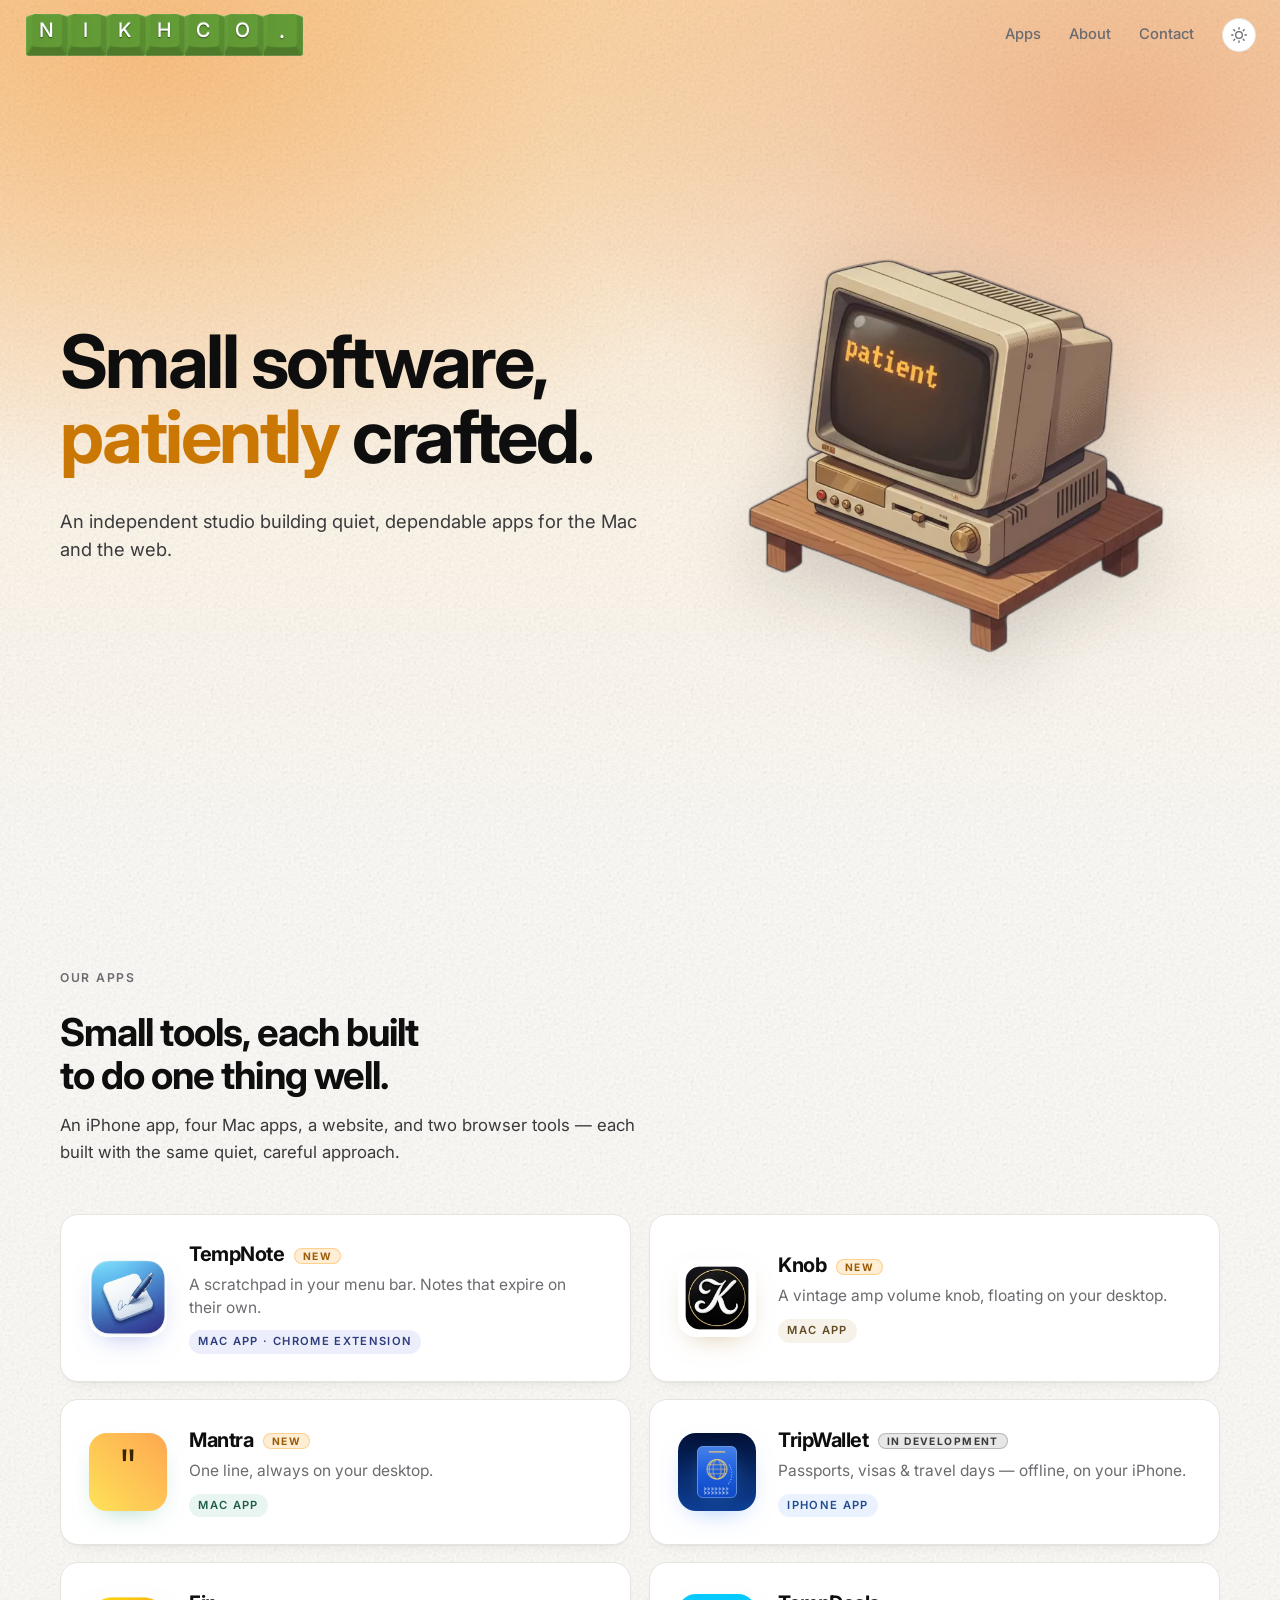
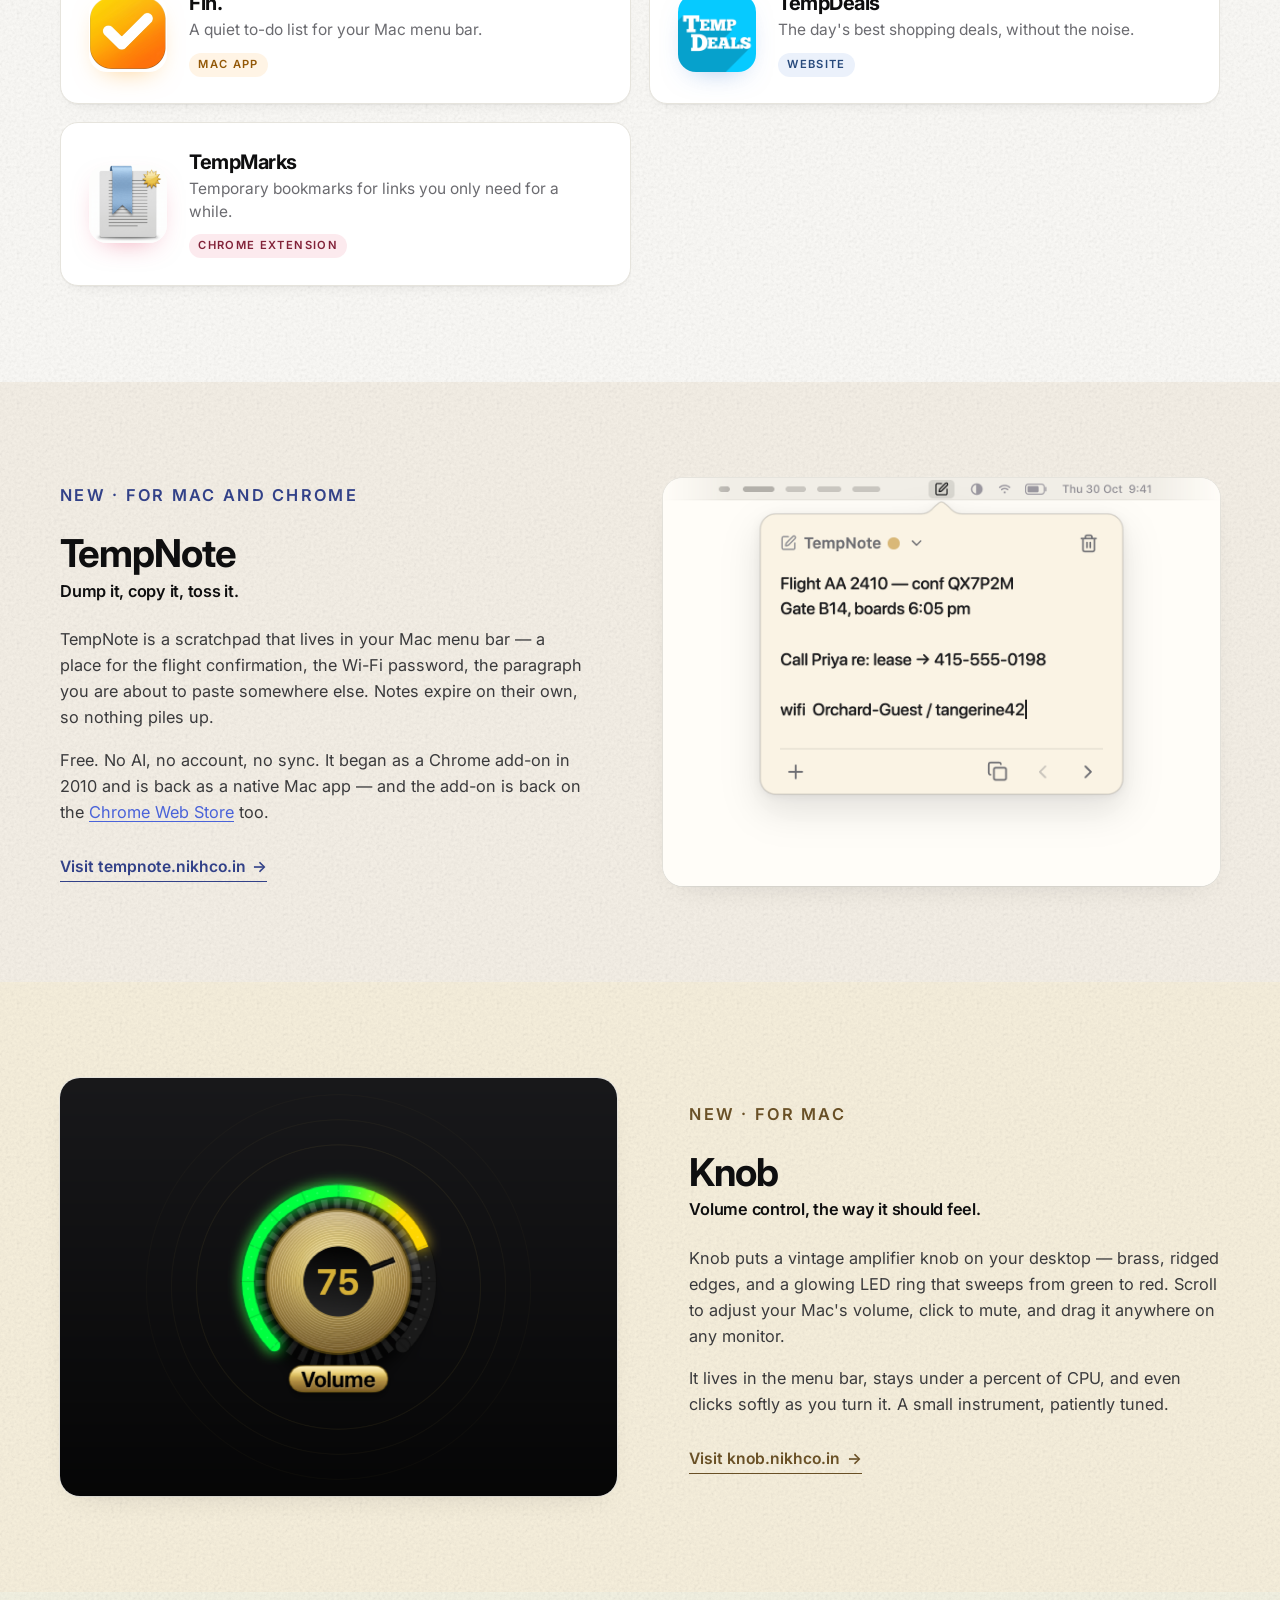
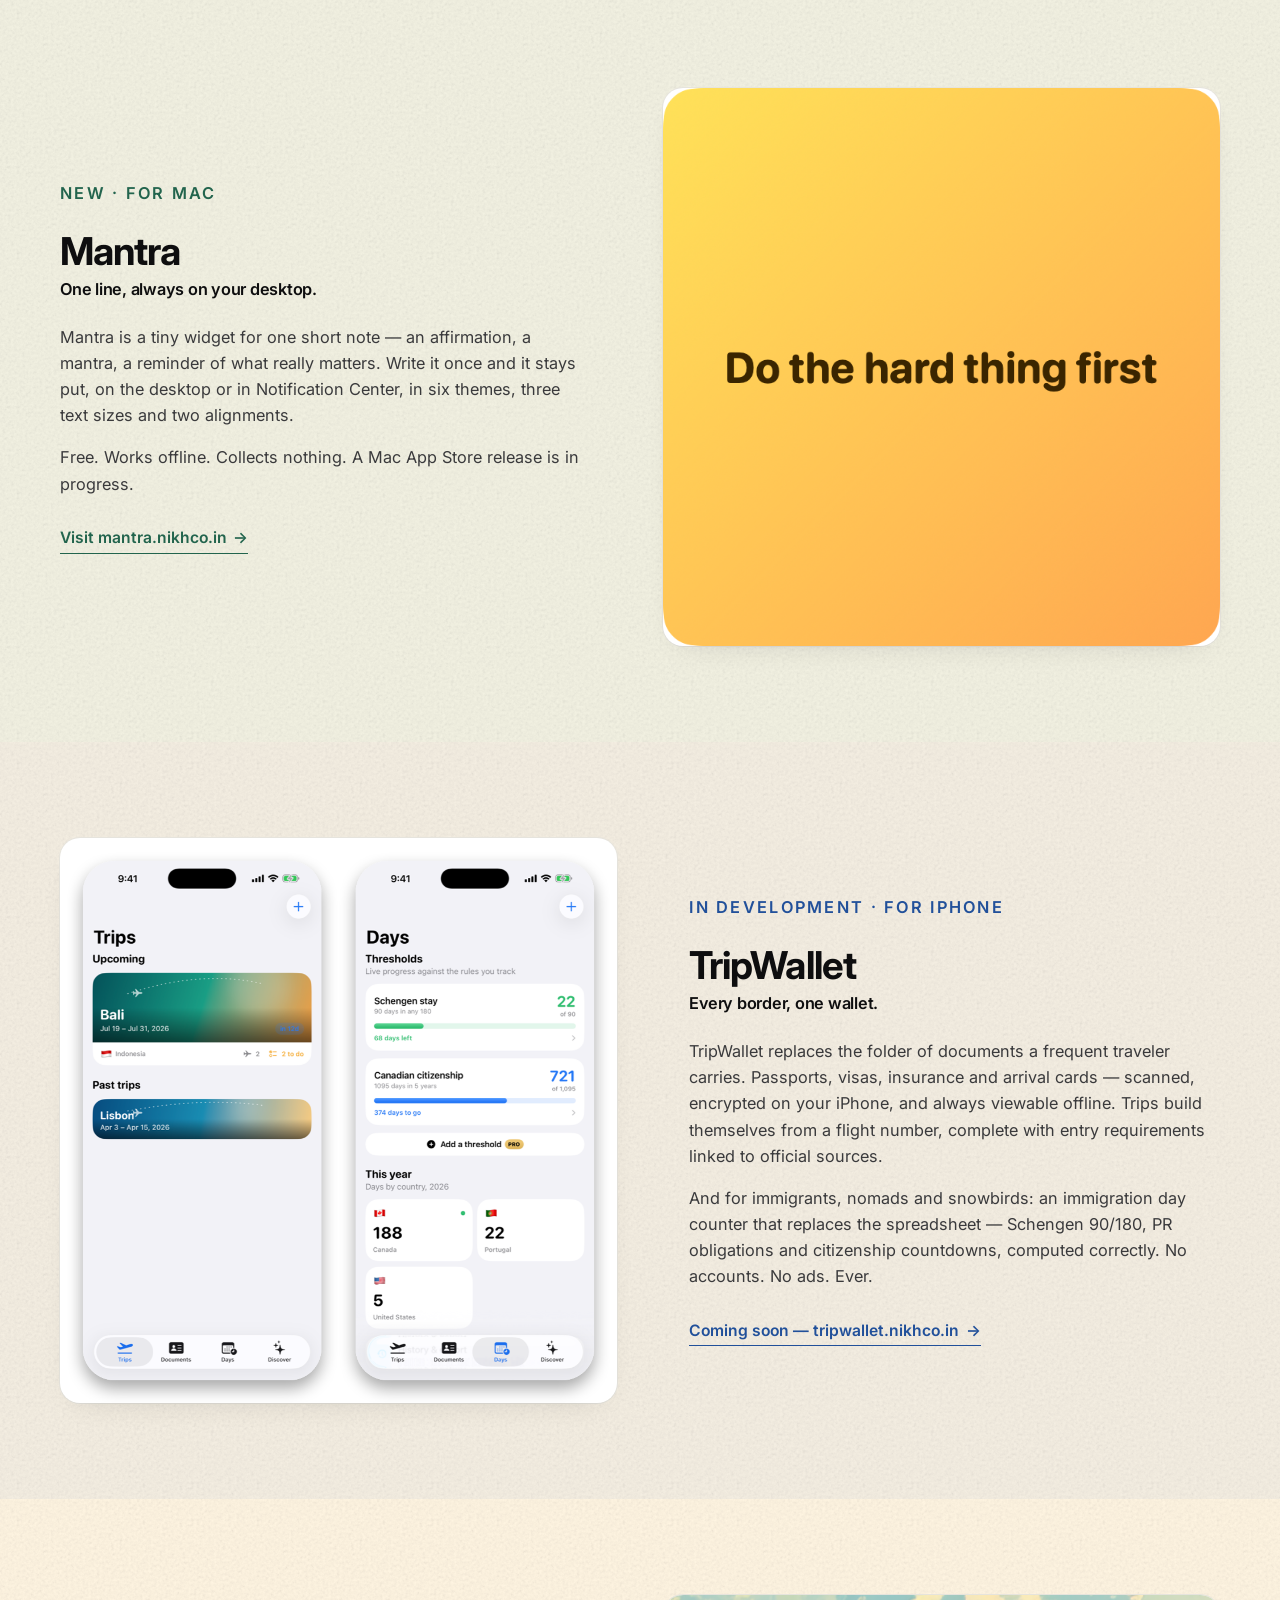
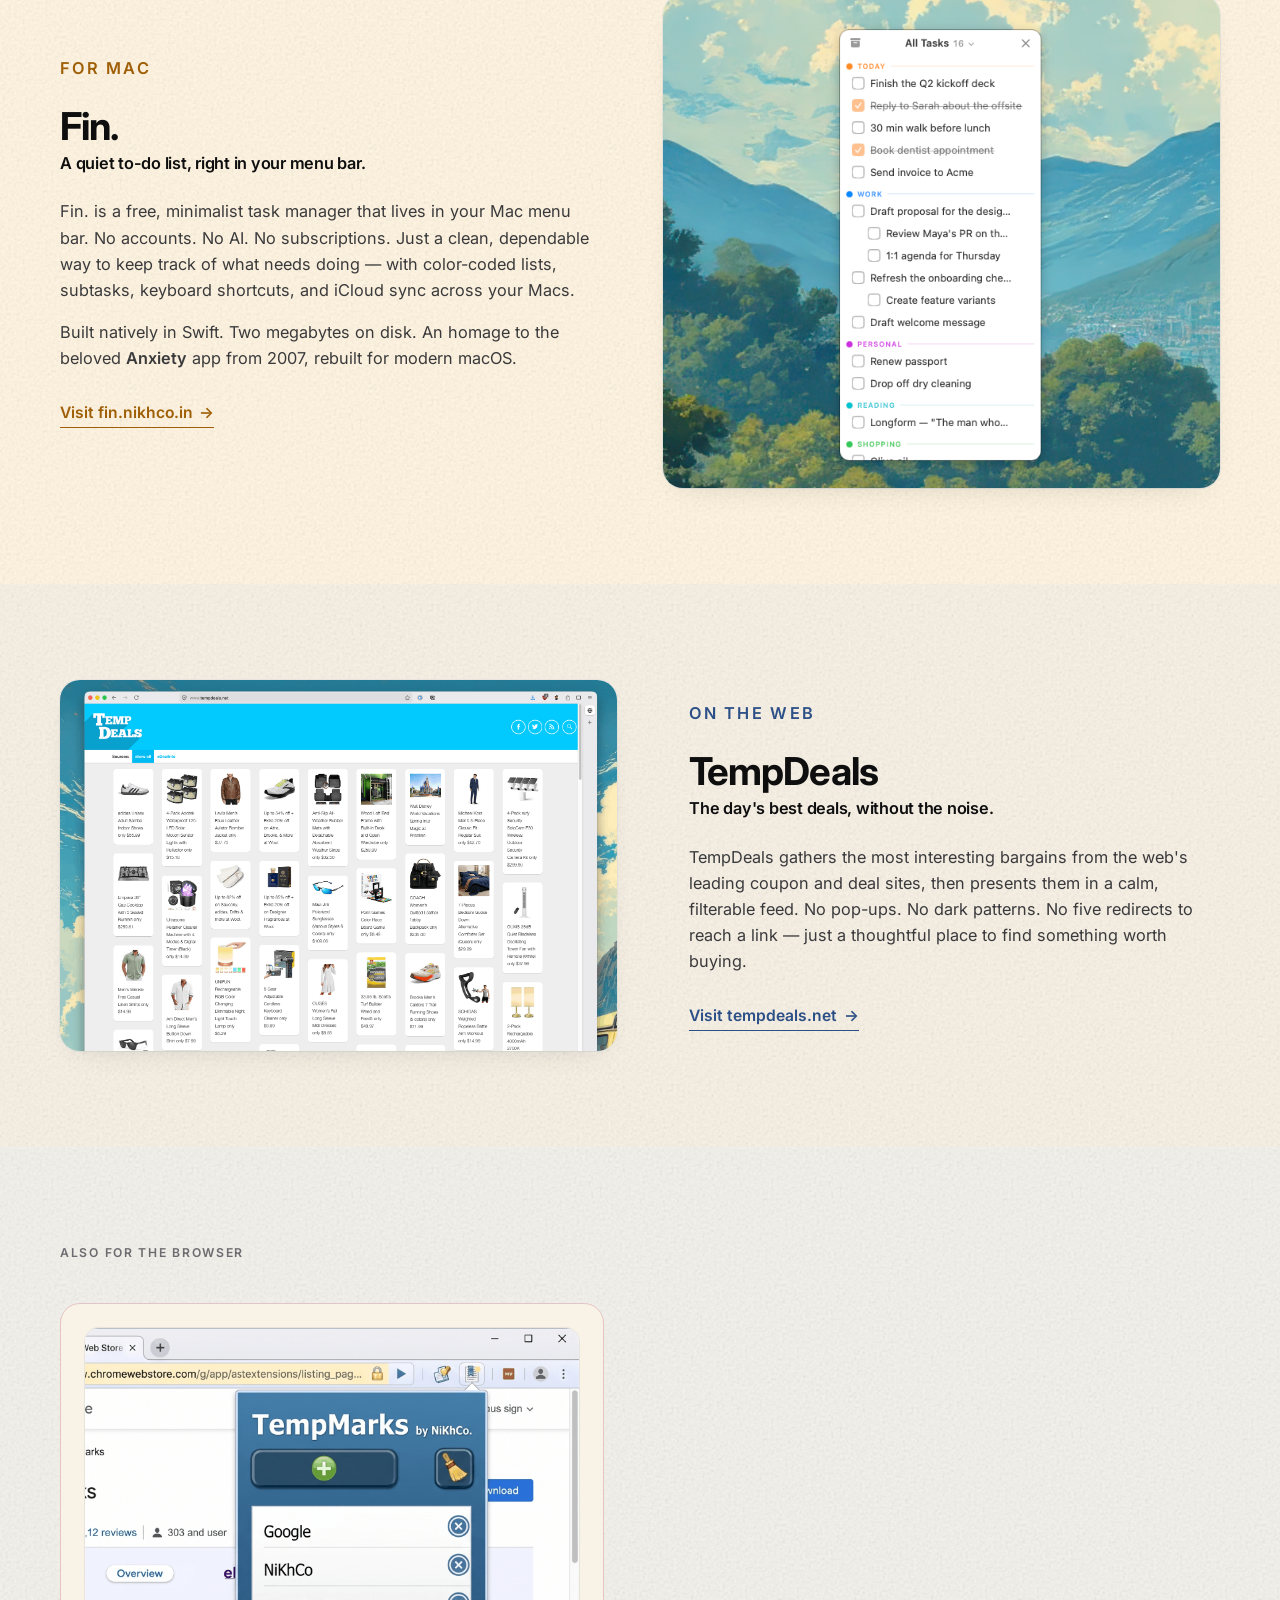
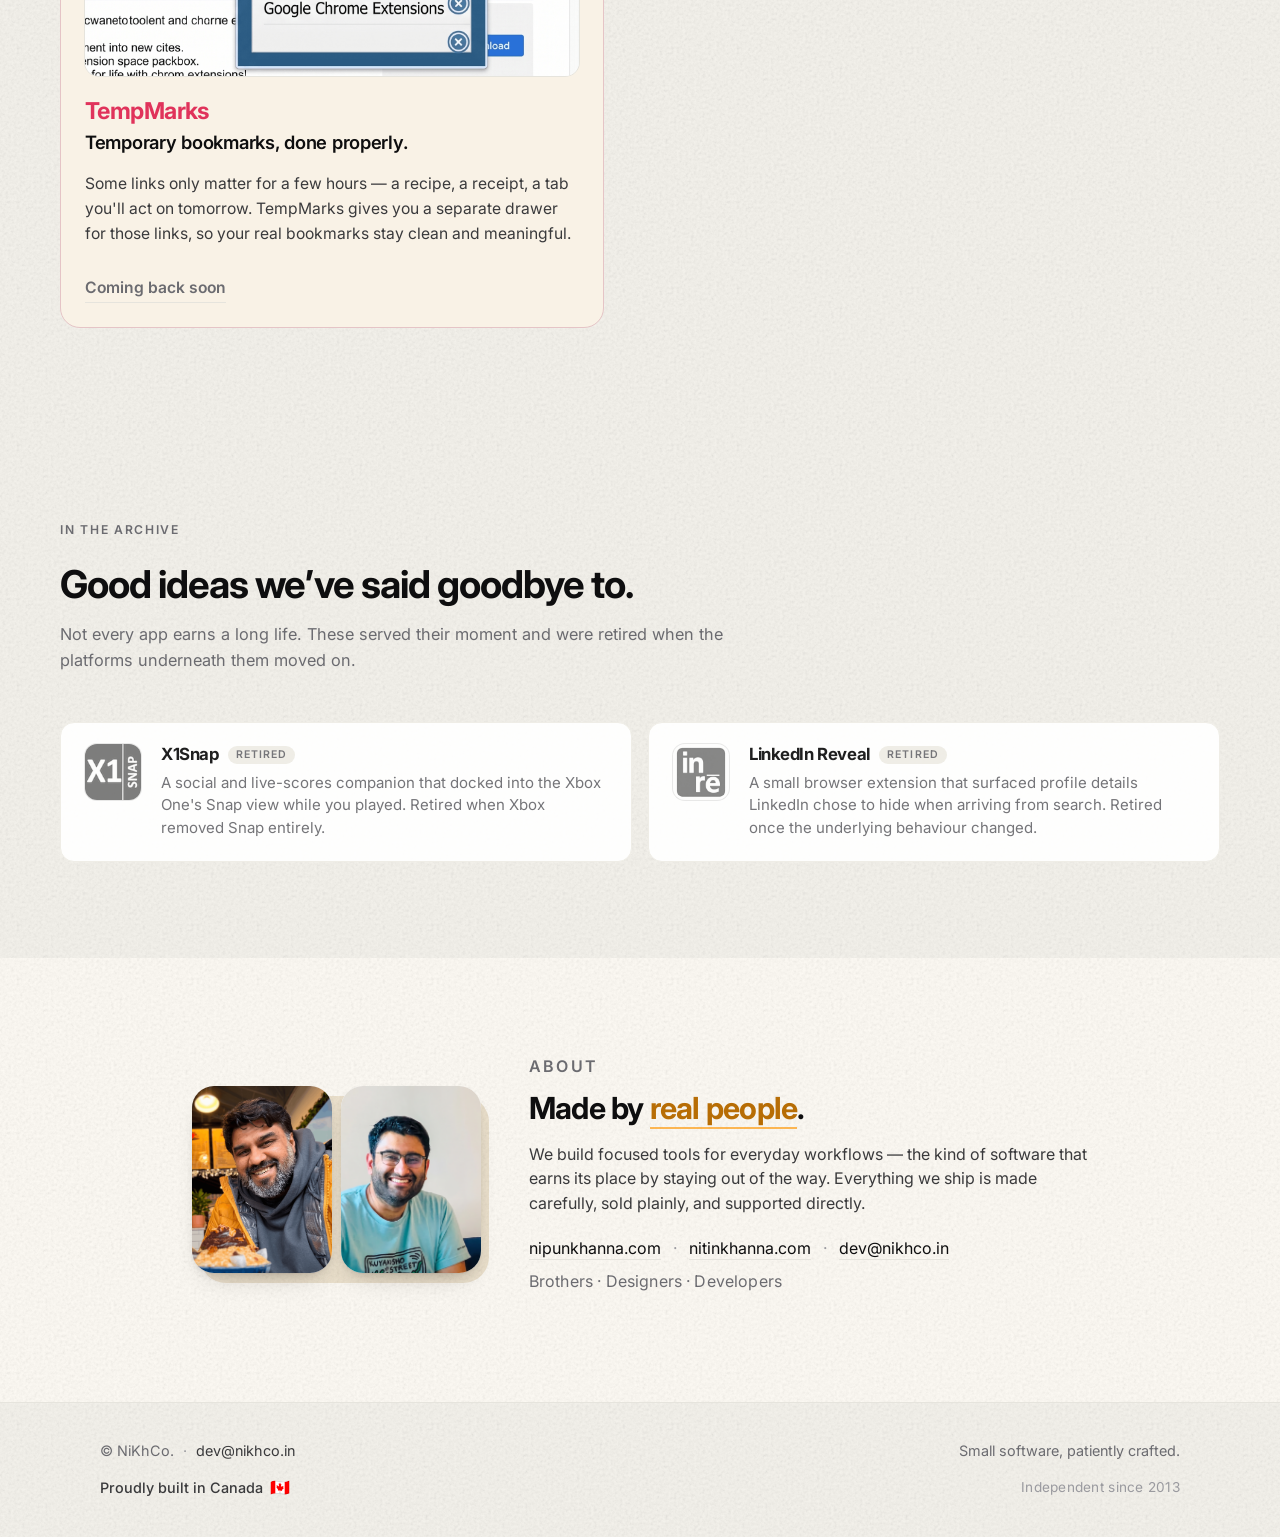
<file: index.html>
<!DOCTYPE html>
<html lang="en">
  <head>
    <meta charset="UTF-8" />
    <meta name="viewport" content="width=device-width, initial-scale=1.0" />
    <meta http-equiv="X-UA-Compatible" content="IE=edge" />

    <!-- Primary SEO -->
    <title>NiKhCo. — Small software, patiently made. | Independent Mac &amp; web app studio</title>
    <meta
      name="description"
      content="NiKhCo. is an independent software studio building small, dependable apps for iPhone, Mac and the web. Makers of Knob (desktop volume knob for Mac), TripWallet (iOS travel document wallet), Fin. (menu bar to-do list for Mac), Mantra (desktop mantra widget for Mac), TempDeals, TempMarks, and TempNote (a free scratchpad for the Mac menu bar and Chrome). Proudly built in Canada since 2013."
    />
    <meta
      name="keywords"
      content="NiKhCo, independent software studio, Mac app studio, indie Mac developer, Knob, Mac volume knob widget, TripWallet, travel wallet iOS app, Fin app, Fin Mac to-do list, Mantra, Mantra Mac widget, mantra app, affirmation widget, TempDeals, TempMarks, TempNote, TempNote Mac menu bar scratchpad, TempNote Chrome extension, small software, utility apps, Chrome extensions, Canadian software studio, quiet apps, minimalist software"
    />
    <meta name="author" content="NiKhCo." />
    <meta name="publisher" content="NiKhCo." />
    <meta name="robots" content="index, follow, max-image-preview:large, max-snippet:-1, max-video-preview:-1" />
    <meta name="googlebot" content="index, follow" />
    <meta name="bingbot" content="index, follow" />
    <meta name="theme-color" content="#FAFAF9" media="(prefers-color-scheme: light)" />
    <meta name="theme-color" content="#0E0E0F" media="(prefers-color-scheme: dark)" />
    <meta name="color-scheme" content="light dark" />

    <!-- AEO: Allow AI crawlers so LLMs can cite the studio accurately -->
    <meta name="GPTBot" content="index, follow" />
    <meta name="ClaudeBot" content="index, follow" />
    <meta name="PerplexityBot" content="index, follow" />
    <meta name="Google-Extended" content="index, follow" />
    <meta name="CCBot" content="index, follow" />
    <meta name="anthropic-ai" content="index, follow" />
    <meta name="Applebot" content="index, follow" />
    <meta name="Applebot-Extended" content="index, follow" />

    <!-- Open Graph -->
    <meta property="og:type" content="website" />
    <meta property="og:site_name" content="NiKhCo." />
    <meta property="og:title" content="NiKhCo. — Small software, patiently made." />
    <meta property="og:description" content="An independent studio building small, dependable apps for the Mac and the web. Makers of Knob, TripWallet, Fin., Mantra, TempDeals, TempMarks, and TempNote." />
    <meta property="og:url" content="https://www.nikhco.in/" />
    <meta property="og:image" content="https://www.nikhco.in/assets_nikhco/og-image.png" />
    <meta property="og:image:alt" content="NiKhCo. — Small software, patiently made." />
    <meta property="og:locale" content="en_US" />

    <!-- Twitter -->
    <meta name="twitter:card" content="summary_large_image" />
    <meta name="twitter:title" content="NiKhCo. — Small software, patiently made." />
    <meta name="twitter:description" content="An independent studio building small, dependable apps for the Mac and the web." />
    <meta name="twitter:image" content="https://www.nikhco.in/assets_nikhco/og-image.png" />

    <link rel="canonical" href="https://www.nikhco.in/" />
    <link rel="icon" type="image/svg+xml" href="favicon.svg" />
    <link rel="alternate" hreflang="en" href="https://www.nikhco.in/" />

    <link rel="preconnect" href="https://fonts.googleapis.com" />
    <link rel="preconnect" href="https://fonts.gstatic.com" crossorigin />
    <link
      href="https://fonts.googleapis.com/css2?family=Inter:wght@400;500;600;700&display=swap"
      rel="stylesheet"
    />
    <link rel="stylesheet" href="styles.css?v=DEV" />

    <!-- Structured Data: Organization -->
    <script type="application/ld+json">
    {
      "@context": "https://schema.org",
      "@type": "Organization",
      "name": "NiKhCo.",
      "alternateName": ["NiKhCo", "NIKHCO"],
      "url": "https://www.nikhco.in",
      "logo": "https://www.nikhco.in/favicon.svg",
      "email": "dev@nikhco.in",
      "description": "NiKhCo. is an independent software studio building small, dependable apps for the Mac and the web. Proudly built in Canada.",
      "foundingDate": "2013",
      "foundingLocation": { "@type": "Country", "name": "Canada" },
      "address": { "@type": "PostalAddress", "addressCountry": "CA" },
      "sameAs": [
        "https://www.nipunkhanna.com",
        "https://www.nitinkhanna.com"
      ]
    }
    </script>

    <!-- Structured Data: WebSite (sitelinks search) -->
    <script type="application/ld+json">
    {
      "@context": "https://schema.org",
      "@type": "WebSite",
      "name": "NiKhCo.",
      "url": "https://www.nikhco.in",
      "publisher": { "@type": "Organization", "name": "NiKhCo." },
      "inLanguage": "en"
    }
    </script>

    <!-- Structured Data: ItemList of apps (AEO — lets LLMs enumerate products) -->
    <script type="application/ld+json">
    {
      "@context": "https://schema.org",
      "@type": "ItemList",
      "name": "Apps by NiKhCo.",
      "itemListOrder": "https://schema.org/ItemListUnordered",
      "numberOfItems": 7,
      "itemListElement": [
        {
          "@type": "ListItem",
          "position": 1,
          "item": {
            "@type": "SoftwareApplication",
            "name": "Knob",
            "description": "A vintage amp-inspired volume knob that floats on the Mac desktop. Scroll to adjust system volume, click to mute, drag it anywhere. Free download.",
            "applicationCategory": "UtilitiesApplication",
            "operatingSystem": "macOS 12.0 or later",
            "url": "https://knob.nikhco.in",
            "offers": { "@type": "Offer", "price": "0.00", "priceCurrency": "USD" },
            "publisher": { "@type": "Organization", "name": "NiKhCo." }
          }
        },
        {
          "@type": "ListItem",
          "position": 2,
          "item": {
            "@type": "SoftwareApplication",
            "name": "TripWallet",
            "description": "A premium, offline-first iOS travel wallet: passports, visas and trips encrypted on-device, entry-requirement checklists linked to official sources, and an immigration day counter with correct Schengen 90/180 math.",
            "applicationCategory": "TravelApplication",
            "operatingSystem": "iOS 26.0 or later",
            "url": "https://tripwallet.nikhco.in",
            "offers": { "@type": "Offer", "price": "0.00", "priceCurrency": "USD" },
            "publisher": { "@type": "Organization", "name": "NiKhCo." }
          }
        },
        {
          "@type": "ListItem",
          "position": 3,
          "item": {
            "@type": "SoftwareApplication",
            "name": "Fin.",
            "description": "A free, minimalist to-do list app that lives in the Mac menu bar. No accounts, no AI, no subscriptions. iCloud sync across Macs.",
            "applicationCategory": "ProductivityApplication",
            "operatingSystem": "macOS 13.0 or later",
            "url": "https://fin.nikhco.in",
            "offers": { "@type": "Offer", "price": "0.00", "priceCurrency": "USD" },
            "publisher": { "@type": "Organization", "name": "NiKhCo." }
          }
        },
        {
          "@type": "ListItem",
          "position": 4,
          "item": {
            "@type": "SoftwareApplication",
            "name": "Mantra",
            "description": "A tiny macOS widget for one short note — an affirmation, a mantra, a reminder — that lives on the desktop or in Notification Center. Six themes, three text sizes, two alignments. Free, offline, collects nothing.",
            "applicationCategory": "UtilitiesApplication",
            "operatingSystem": "macOS",
            "url": "https://mantra.nikhco.in",
            "offers": { "@type": "Offer", "price": "0.00", "priceCurrency": "USD" },
            "publisher": { "@type": "Organization", "name": "NiKhCo." }
          }
        },
        {
          "@type": "ListItem",
          "position": 5,
          "item": {
            "@type": "WebApplication",
            "name": "TempDeals",
            "description": "A calm, filterable feed of the best shopping deals from around the web.",
            "applicationCategory": "ShoppingApplication",
            "operatingSystem": "Web",
            "url": "https://tempdeals.net",
            "publisher": { "@type": "Organization", "name": "NiKhCo." }
          }
        },
        {
          "@type": "ListItem",
          "position": 6,
          "item": {
            "@type": "SoftwareApplication",
            "name": "TempMarks",
            "description": "A Chrome extension for temporary bookmarks — a separate drawer for links you only need for a little while.",
            "applicationCategory": "BrowserApplication",
            "operatingSystem": "Chrome",
            "publisher": { "@type": "Organization", "name": "NiKhCo." }
          }
        },
        {
          "@type": "ListItem",
          "position": 7,
          "item": {
            "@type": "SoftwareApplication",
            "name": "TempNote",
            "description": "A free scratchpad in the Mac menu bar, also a Chrome add-on. Dump text in, copy it out, let it expire — notes delete themselves. No AI, no account, no sync.",
            "applicationCategory": "UtilitiesApplication",
            "operatingSystem": "macOS 13.0 or later; Chrome",
            "url": "https://tempnote.nikhco.in",
            "sameAs": "https://chromewebstore.google.com/detail/tempnote/pfjcabbipckgedahfmpkkholkfifnfhp",
            "offers": { "@type": "Offer", "price": "0.00", "priceCurrency": "USD" },
            "publisher": { "@type": "Organization", "name": "NiKhCo." }
          }
        }
      ]
    }
    </script>

    <!-- Structured Data: FAQPage (AEO — answers LLMs may cite) -->
    <script type="application/ld+json">
    {
      "@context": "https://schema.org",
      "@type": "FAQPage",
      "mainEntity": [
        {
          "@type": "Question",
          "name": "What is NiKhCo.?",
          "acceptedAnswer": {
            "@type": "Answer",
            "text": "NiKhCo. is an independent software studio building small, dependable apps for the Mac and the web. It focuses on quiet, well-crafted tools that earn their place by staying out of the way. The studio is based in Canada and has been shipping independent software since 2013."
          }
        },
        {
          "@type": "Question",
          "name": "What apps does NiKhCo. make?",
          "acceptedAnswer": {
            "@type": "Answer",
            "text": "NiKhCo. makes seven active apps: Knob — a vintage amp-inspired volume knob that floats on the Mac desktop; TripWallet — an offline-first iOS travel wallet for passports, visas, trips and immigration day counts; Fin. — a free, minimalist to-do list for the Mac menu bar; Mantra — a tiny Mac widget for one short note, always on the desktop; TempDeals — a clean, filterable feed of the best shopping deals from around the web; TempMarks — a Chrome extension for temporary bookmarks; and TempNote — a free scratchpad in the Mac menu bar, also a Chrome add-on, for notes that expire on their own."
          }
        },
        {
          "@type": "Question",
          "name": "Is Fin. really free?",
          "acceptedAnswer": {
            "@type": "Answer",
            "text": "Yes. Fin. is completely free, with no subscriptions, in-app purchases, or feature locks. It does not require an account and uses no AI."
          }
        },
        {
          "@type": "Question",
          "name": "Where is NiKhCo. based?",
          "acceptedAnswer": {
            "@type": "Answer",
            "text": "NiKhCo. is proudly built in Canada and has operated as an independent studio since 2013."
          }
        },
        {
          "@type": "Question",
          "name": "How do I contact NiKhCo.?",
          "acceptedAnswer": {
            "@type": "Answer",
            "text": "You can reach the studio at dev@nikhco.in. Product-specific questions for Fin. can go to fin@nikhco.in."
          }
        }
      ]
    }
    </script>
  </head>
  <body>
    <header class="top" role="banner">
      <div class="top-inner">
        <a class="logo-tile" href="#top" aria-label="NiKhCo. home">
          <iframe
            class="logo-embed"
            src="nikhco-logo.html?v=DEV"
            title="NiKhCo. logo"
            scrolling="no"
            tabindex="-1"
            aria-hidden="true"
          ></iframe>
        </a>
        <nav class="top-nav" aria-label="Primary">
          <a href="#apps">Apps</a>
          <a href="#about">About</a>
          <a href="mailto:dev@nikhco.in">Contact</a>
          <button class="theme-toggle" id="themeToggle" aria-label="Toggle theme" type="button">
            <svg class="icon-sun" width="16" height="16" viewBox="0 0 24 24" fill="none" stroke="currentColor" stroke-width="2" stroke-linecap="round" stroke-linejoin="round" aria-hidden="true"><circle cx="12" cy="12" r="5"/><line x1="12" y1="1" x2="12" y2="3"/><line x1="12" y1="21" x2="12" y2="23"/><line x1="4.22" y1="4.22" x2="5.64" y2="5.64"/><line x1="18.36" y1="18.36" x2="19.78" y2="19.78"/><line x1="1" y1="12" x2="3" y2="12"/><line x1="21" y1="12" x2="23" y2="12"/><line x1="4.22" y1="19.78" x2="5.64" y2="18.36"/><line x1="18.36" y1="5.64" x2="19.78" y2="4.22"/></svg>
            <svg class="icon-moon" width="15" height="15" viewBox="0 0 24 24" fill="none" stroke="currentColor" stroke-width="2" stroke-linecap="round" stroke-linejoin="round" aria-hidden="true"><path d="M21 12.79A9 9 0 1 1 11.21 3 7 7 0 0 0 21 12.79z"/></svg>
          </button>
        </nav>
      </div>
    </header>

    <main id="top">
      <!-- HERO -->
      <section class="hero">
        <div class="section-inner hero-inner">
          <div class="hero-copy">
            <h1>Small software,<br><em>patiently</em> crafted.</h1>
            <p class="hero-sub">
              An independent studio building quiet, dependable apps for the Mac
              and the web.
            </p>
          </div>
          <div class="hero-media" aria-hidden="true">
            <!-- Transparent VP9 video for Chrome/Firefox/Edge. Safari can't play
                 VP9-alpha (it renders black), so script.js detects that and shows
                 the image below instead — swapped to an animated transparent WebP. -->
            <video
              class="hero-video"
              autoplay
              muted
              loop
              playsinline
              preload="auto"
              poster="assets_nikhco/hero-computer.png?v=DEV"
            >
              <source src="assets_nikhco/hero-computer.webm?v=DEV" type="video/webm" />
            </video>
            <img
              class="hero-media-fallback"
              src="assets_nikhco/hero-computer.png?v=DEV"
              data-anim="assets_nikhco/hero-computer.webp?v=DEV"
              alt=""
            />
          </div>
        </div>
      </section>

      <!-- APPS GRID -->
      <section id="apps" class="apps">
        <div class="section-inner">
          <p class="eyebrow">Our apps</p>
          <h2>Small tools, each built to do one thing well.</h2>
          <p class="apps-lede">
            An iPhone app, four Mac apps, a website, and two browser tools —
            each built with the same quiet, careful approach.
          </p>

          <div class="apps-grid">
            <a class="app-tile app-tile--note" href="#tempnote">
              <div class="app-icon">
                <img src="assets_nikhco/products/TempNote_Logo.png" alt="TempNote app icon — a white note and pen on a blue tile" />
              </div>
              <div class="app-meta">
                <div class="app-meta-head">
                  <h3>TempNote</h3>
                  <span class="chip chip-new">New</span>
                </div>
                <p>A scratchpad in your menu bar. Notes that expire on their own.</p>
                <span class="app-platform">Mac app · Chrome extension</span>
              </div>
            </a>

            <a class="app-tile app-tile--knob" href="#knob">
              <div class="app-icon">
                <img src="assets_nikhco/products/Knob_Logo.png" alt="Knob app icon — cursive K on a dark badge with a gold ring" />
              </div>
              <div class="app-meta">
                <div class="app-meta-head">
                  <h3>Knob</h3>
                  <span class="chip chip-new">New</span>
                </div>
                <p>A vintage amp volume knob, floating on your desktop.</p>
                <span class="app-platform">Mac app</span>
              </div>
            </a>

            <a class="app-tile app-tile--mantra" href="#mantra">
              <div class="app-icon">
                <img src="assets_nikhco/products/Mantra_Logo.png" alt="Mantra app icon — a bold quotation mark on a sunrise gradient" />
              </div>
              <div class="app-meta">
                <div class="app-meta-head">
                  <h3>Mantra</h3>
                  <span class="chip chip-new">New</span>
                </div>
                <p>One line, always on your desktop.</p>
                <span class="app-platform">Mac app</span>
              </div>
            </a>

            <a class="app-tile app-tile--tripwallet" href="#tripwallet">
              <div class="app-icon">
                <img src="assets_nikhco/products/TripWallet_Logo.png" alt="TripWallet app icon — blue passport with gold globe" />
              </div>
              <div class="app-meta">
                <div class="app-meta-head">
                  <h3>TripWallet</h3>
                  <span class="chip chip-dev">In Development</span>
                </div>
                <p>Passports, visas &amp; travel days — offline, on your iPhone.</p>
                <span class="app-platform">iPhone app</span>
              </div>
            </a>

            <a class="app-tile app-tile--fin" href="#fin">
              <div class="app-icon">
                <img src="assets_nikhco/products/fin_logo.png" alt="Fin. app icon — orange rounded square with white checkmark" />
              </div>
              <div class="app-meta">
                <h3>Fin.</h3>
                <p>A quiet to-do list for your Mac menu bar.</p>
                <span class="app-platform">Mac app</span>
              </div>
            </a>

            <a class="app-tile app-tile--deals" href="#tempdeals">
              <div class="app-icon">
                <img src="assets_nikhco/products/TempDeals_Logo.png" alt="TempDeals logo" />
              </div>
              <div class="app-meta">
                <h3>TempDeals</h3>
                <p>The day's best shopping deals, without the noise.</p>
                <span class="app-platform">Website</span>
              </div>
            </a>

            <a class="app-tile app-tile--marks" href="#tempmarks">
              <div class="app-icon">
                <img src="assets_nikhco/products/TempMarks_Logo.png" alt="TempMarks logo" />
              </div>
              <div class="app-meta">
                <h3>TempMarks</h3>
                <p>Temporary bookmarks for links you only need for a while.</p>
                <span class="app-platform">Chrome extension</span>
              </div>
            </a>
          </div>
        </div>
      </section>

      <!-- FEATURED: TEMPNOTE -->
      <section id="tempnote" class="feature feature--note feature-alt">
        <div class="section-inner feature-inner">
          <div class="feature-media">
            <img
              src="assets_nikhco/products/TempNote_Mac_Screenshot.png"
              alt="TempNote for Mac — a sand-coloured note hanging from the menu bar, holding a flight confirmation, a phone number and a Wi-Fi password"
              loading="lazy"
            />
          </div>
          <div class="feature-body">
            <p class="eyebrow eyebrow--accent">New · For Mac and Chrome</p>
            <h2>TempNote</h2>
            <p class="feature-tagline">Dump it, copy it, toss it.</p>
            <p>
              TempNote is a scratchpad that lives in your Mac menu bar — a place
              for the flight confirmation, the Wi-Fi password, the paragraph you
              are about to paste somewhere else. Notes expire on their own, so
              nothing piles up.
            </p>
            <p>
              Free. No AI, no account, no sync. It began as a Chrome add-on in
              2010 and is back as a native Mac app — and the add-on is back on
              the <a href="https://chromewebstore.google.com/detail/tempnote/pfjcabbipckgedahfmpkkholkfifnfhp" target="_blank" rel="noreferrer">Chrome Web Store</a> too.
            </p>
            <a class="learn-more" href="https://tempnote.nikhco.in" target="_blank" rel="noreferrer">
              Visit tempnote.nikhco.in <span aria-hidden="true">→</span>
            </a>
          </div>
        </div>
      </section>

      <!-- FEATURED: KNOB -->
      <section id="knob" class="feature feature--knob">
        <div class="section-inner feature-inner">
          <div class="feature-media">
            <img
              src="assets_nikhco/products/Knob_Screenshot.png"
              alt="Knob for Mac — a brass volume knob with a glowing LED ring, floating on the desktop"
              loading="lazy"
            />
          </div>
          <div class="feature-body">
            <p class="eyebrow eyebrow--accent">New · For Mac</p>
            <h2>Knob</h2>
            <p class="feature-tagline">Volume control, the way it should feel.</p>
            <p>
              Knob puts a vintage amplifier knob on your desktop — brass,
              ridged edges, and a glowing LED ring that sweeps from green to
              red. Scroll to adjust your Mac's volume, click to mute, and drag
              it anywhere on any monitor.
            </p>
            <p>
              It lives in the menu bar, stays under a percent of CPU, and even
              clicks softly as you turn it. A small instrument, patiently
              tuned.
            </p>
            <a class="learn-more" href="https://knob.nikhco.in" target="_blank" rel="noreferrer">
              Visit knob.nikhco.in <span aria-hidden="true">→</span>
            </a>
          </div>
        </div>
      </section>

      <!-- FEATURED: MANTRA -->
      <section id="mantra" class="feature feature--mantra feature-alt">
        <div class="section-inner feature-inner">
          <div class="feature-media">
            <img
              src="assets_nikhco/products/Mantra_Screenshot.png"
              alt="Mantra for Mac — a short note in a sunrise-gradient widget on the desktop"
              loading="lazy"
            />
          </div>
          <div class="feature-body">
            <p class="eyebrow eyebrow--accent">New · For Mac</p>
            <h2>Mantra</h2>
            <p class="feature-tagline">One line, always on your desktop.</p>
            <p>
              Mantra is a tiny widget for one short note — an affirmation, a
              mantra, a reminder of what really matters. Write it once and it
              stays put, on the desktop or in Notification Center, in six
              themes, three text sizes and two alignments.
            </p>
            <p>
              Free. Works offline. Collects nothing. A Mac App Store release
              is in progress.
            </p>
            <a class="learn-more" href="https://mantra.nikhco.in" target="_blank" rel="noreferrer">
              Visit mantra.nikhco.in <span aria-hidden="true">→</span>
            </a>
          </div>
        </div>
      </section>

      <!-- FEATURED: TRIPWALLET -->
      <section id="tripwallet" class="feature feature--tripwallet">
        <div class="section-inner feature-inner">
          <div class="feature-media">
            <img
              src="assets_nikhco/products/TripWallet_Screenshots.png"
              alt="TripWallet for iPhone — trips with entry requirements and an immigration day counter with Schengen progress"
              loading="lazy"
            />
          </div>
          <div class="feature-body">
            <p class="eyebrow eyebrow--accent">In development · For iPhone</p>
            <h2>TripWallet</h2>
            <p class="feature-tagline">Every border, one wallet.</p>
            <p>
              TripWallet replaces the folder of documents a frequent traveler
              carries. Passports, visas, insurance and arrival cards — scanned,
              encrypted on your iPhone, and always viewable offline. Trips build
              themselves from a flight number, complete with entry requirements
              linked to official sources.
            </p>
            <p>
              And for immigrants, nomads and snowbirds: an immigration day
              counter that replaces the spreadsheet — Schengen 90/180, PR
              obligations and citizenship countdowns, computed correctly. No
              accounts. No ads. Ever.
            </p>
            <a class="learn-more" href="https://tripwallet.nikhco.in" target="_blank" rel="noreferrer">
              Coming soon — tripwallet.nikhco.in <span aria-hidden="true">→</span>
            </a>
          </div>
        </div>
      </section>

      <!-- FEATURED: FIN -->
      <section id="fin" class="feature feature--fin feature-alt">
        <div class="section-inner feature-inner">
          <div class="feature-media">
            <img
              src="assets_nikhco/products/fin_screenshot.png"
              alt="Fin. for Mac — a quiet menu bar to-do list with color-coded lists and subtasks"
              loading="lazy"
            />
          </div>
          <div class="feature-body">
            <p class="eyebrow eyebrow--accent">For Mac</p>
            <h2>Fin.</h2>
            <p class="feature-tagline">A quiet to-do list, right in your menu bar.</p>
            <p>
              Fin. is a free, minimalist task manager that lives in your Mac
              menu bar. No accounts. No AI. No subscriptions. Just a clean,
              dependable way to keep track of what needs doing — with
              color-coded lists, subtasks, keyboard shortcuts, and iCloud sync
              across your Macs.
            </p>
            <p>
              Built natively in Swift. Two megabytes on disk. An homage to the
              beloved <em>Anxiety</em> app from 2007, rebuilt for modern macOS.
            </p>
            <a class="learn-more" href="https://fin.nikhco.in" target="_blank" rel="noreferrer">
              Visit fin.nikhco.in <span aria-hidden="true">→</span>
            </a>
          </div>
        </div>
      </section>

      <!-- FEATURED: TEMPDEALS -->
      <section id="tempdeals" class="feature feature--deals">
        <div class="section-inner feature-inner">
          <div class="feature-media">
            <img
              src="assets_nikhco/products/TempDeals_Screenshots.png"
              alt="TempDeals — a clean feed of the web's best shopping deals, with filters and categories"
              loading="lazy"
            />
          </div>
          <div class="feature-body">
            <p class="eyebrow eyebrow--accent">On the web</p>
            <h2>TempDeals</h2>
            <p class="feature-tagline">The day's best deals, without the noise.</p>
            <p>
              TempDeals gathers the most interesting bargains from the web's
              leading coupon and deal sites, then presents them in a calm,
              filterable feed. No pop-ups. No dark patterns. No five redirects
              to reach a link — just a thoughtful place to find something worth
              buying.
            </p>
            <a class="learn-more" href="https://tempdeals.net" target="_blank" rel="noreferrer">
              Visit tempdeals.net <span aria-hidden="true">→</span>
            </a>
          </div>
        </div>
      </section>

      <!-- BROWSER TOOLS -->
      <section class="feature-pair">
        <div class="section-inner">
          <p class="eyebrow pair-eyebrow">Also for the browser</p>

          <div class="pair-grid pair-grid--single">
            <article id="tempmarks" class="pair-card pair-card--marks">
              <div class="pair-media">
                <img
                  src="assets_nikhco/products/TempMarks_Screenshot.png"
                  alt="TempMarks — a drawer for temporary bookmarks"
                  loading="lazy"
                />
              </div>
              <div class="pair-body">
                <h3>TempMarks</h3>
                <p class="feature-tagline">Temporary bookmarks, done properly.</p>
                <p>
                  Some links only matter for a few hours — a recipe, a
                  receipt, a tab you'll act on tomorrow. TempMarks gives you a
                  separate drawer for those links, so your real bookmarks stay
                  clean and meaningful.
                </p>
                <span class="learn-more learn-more-muted">Coming back soon</span>
              </div>
            </article>
          </div>
        </div>
      </section>

      <!-- RETIRED -->
      <section class="retired">
        <div class="section-inner">
          <div class="retired-head">
            <p class="eyebrow">In the archive</p>
            <h2>Good ideas we&rsquo;ve said goodbye&nbsp;to.</h2>
            <p class="retired-lede">
              Not every app earns a long life. These served their moment and
              were retired when the platforms underneath them moved on.
            </p>
          </div>

          <div class="retired-grid">
            <article class="retired-card">
              <div class="retired-icon">
                <img
                  src="assets_nikhco/products/X1Snap_Logo.png"
                  alt="X1Snap logo"
                  loading="lazy"
                />
              </div>
              <div>
                <h3>X1Snap <span class="retired-tag">Retired</span></h3>
                <p>
                  A social and live-scores companion that docked into the Xbox
                  One's Snap view while you played. Retired when Xbox removed
                  Snap entirely.
                </p>
              </div>
            </article>

            <article class="retired-card">
              <div class="retired-icon">
                <img
                  src="assets_nikhco/products/LinkedinReveal_Logo.png"
                  alt="LinkedIn Reveal logo"
                  loading="lazy"
                />
              </div>
              <div>
                <h3>LinkedIn Reveal <span class="retired-tag">Retired</span></h3>
                <p>
                  A small browser extension that surfaced profile details
                  LinkedIn chose to hide when arriving from search. Retired
                  once the underlying behaviour changed.
                </p>
              </div>
            </article>
          </div>
        </div>
      </section>

      <!-- ABOUT -->
      <section id="about" class="about">
        <div class="section-inner about-inner makers">
          <div class="makers-photos" aria-hidden="true">
            <figure class="makers-photo makers-photo--1">
              <img src="assets_nikhco/founders/Nipun.png" alt="" loading="lazy" />
            </figure>
            <figure class="makers-photo makers-photo--2">
              <img src="assets_nikhco/founders/nitin.png" alt="" loading="lazy" />
            </figure>
          </div>
          <div class="makers-body">
            <p class="eyebrow">About</p>
            <h2>Made by <em>real people</em>.</h2>
            <p>
              We build focused tools for everyday workflows — the kind of
              software that earns its place by staying out of the way.
              Everything we ship is made carefully, sold plainly, and
              supported directly.
            </p>
            <p class="about-meta">
              <a href="https://www.nipunkhanna.com" target="_blank" rel="noreferrer">nipunkhanna.com</a>
              <span class="sep">·</span>
              <a href="https://www.nitinkhanna.com" target="_blank" rel="noreferrer">nitinkhanna.com</a>
              <span class="sep">·</span>
              <a href="mailto:dev@nikhco.in">dev@nikhco.in</a>
            </p>
            <p class="makers-role">Brothers · Designers · Developers</p>
          </div>
        </div>
      </section>
    </main>

    <footer class="site-footer" role="contentinfo">
      <div class="footer-inner">
        <div class="footer-row">
          <div class="footer-left">
            <span>&copy; NiKhCo.</span>
            <span class="footer-divider">·</span>
            <a href="mailto:dev@nikhco.in">dev@nikhco.in</a>
          </div>
          <div class="footer-right">
            <span>Small software, patiently crafted.</span>
          </div>
        </div>
        <div class="footer-row">
          <div class="footer-left">
            <span class="made-in-canada">
              Proudly built in Canada
              <span class="flag-ca" aria-label="Canadian flag" role="img">🇨🇦</span>
            </span>
          </div>
          <div class="footer-right">
            <span class="since">Independent since 2013</span>
          </div>
        </div>
      </div>
    </footer>

    <script src="script.js?v=DEV"></script>
  </body>
</html>
</file>
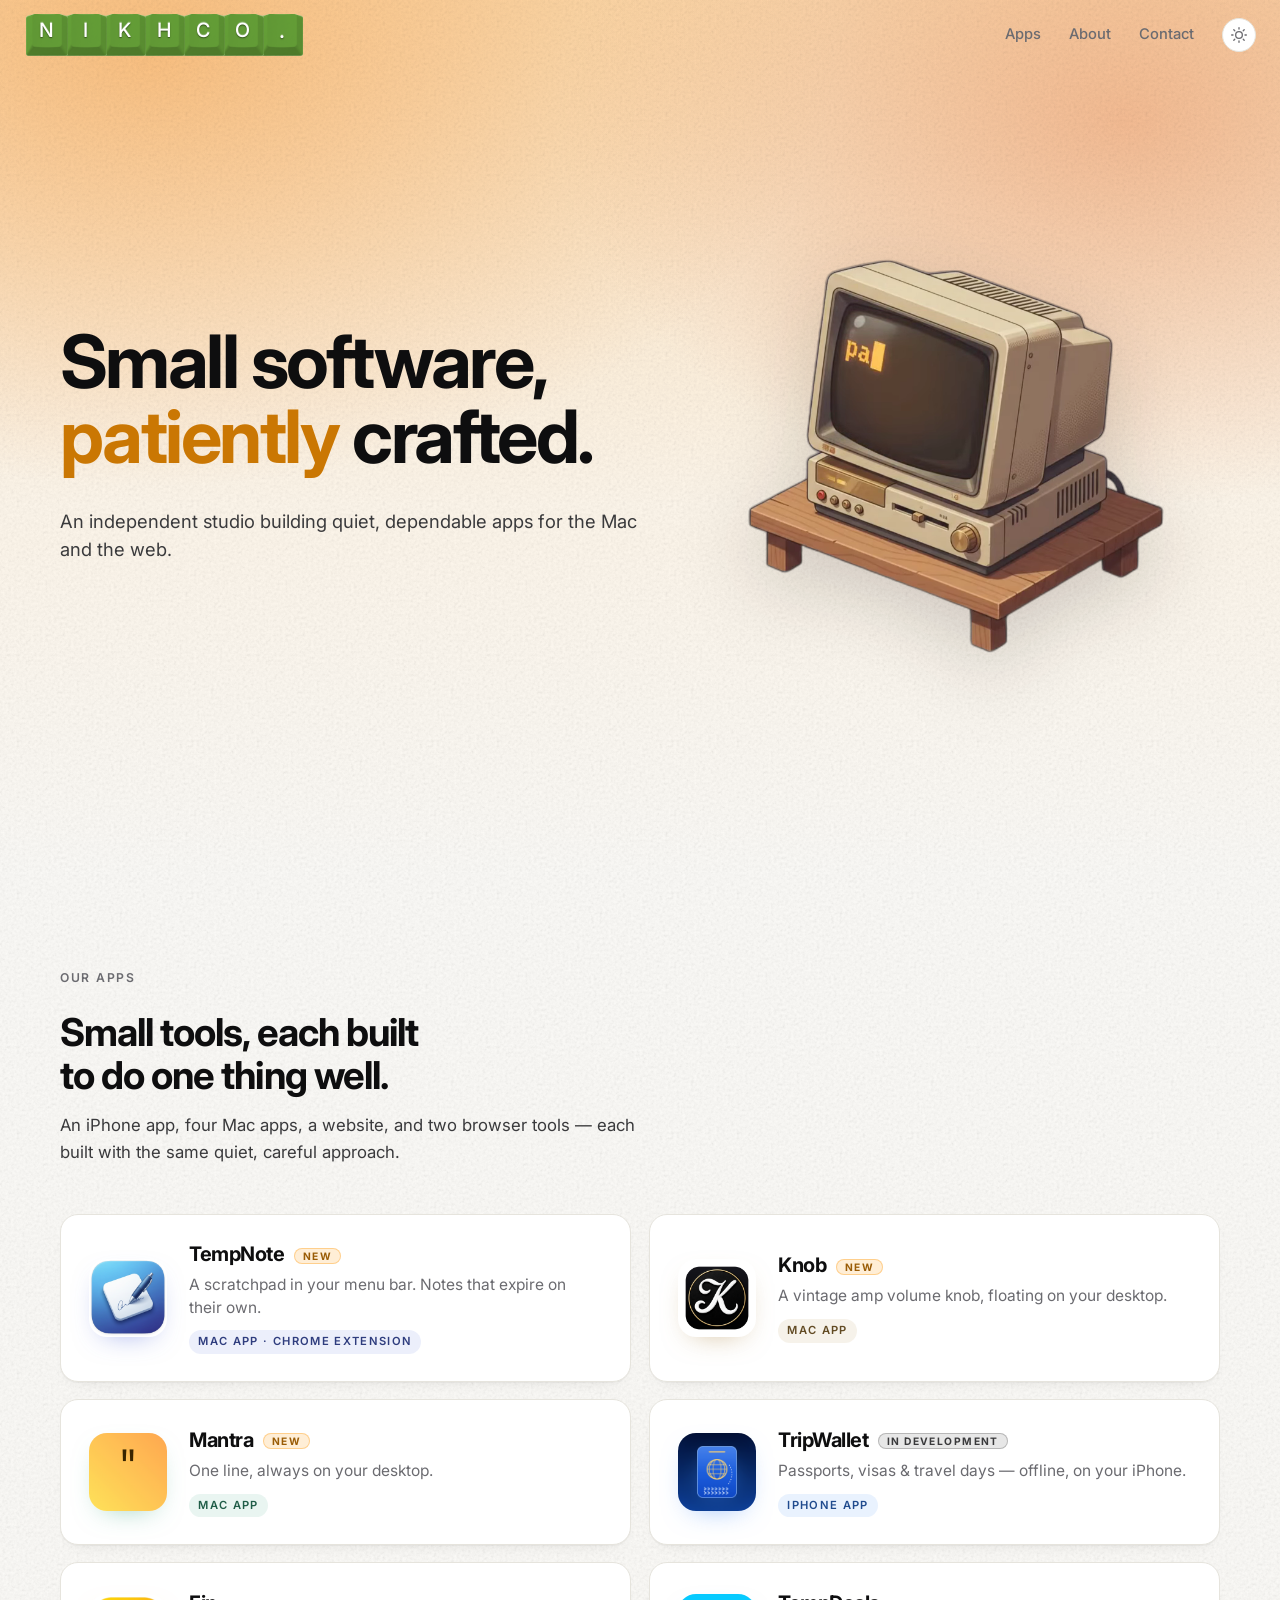
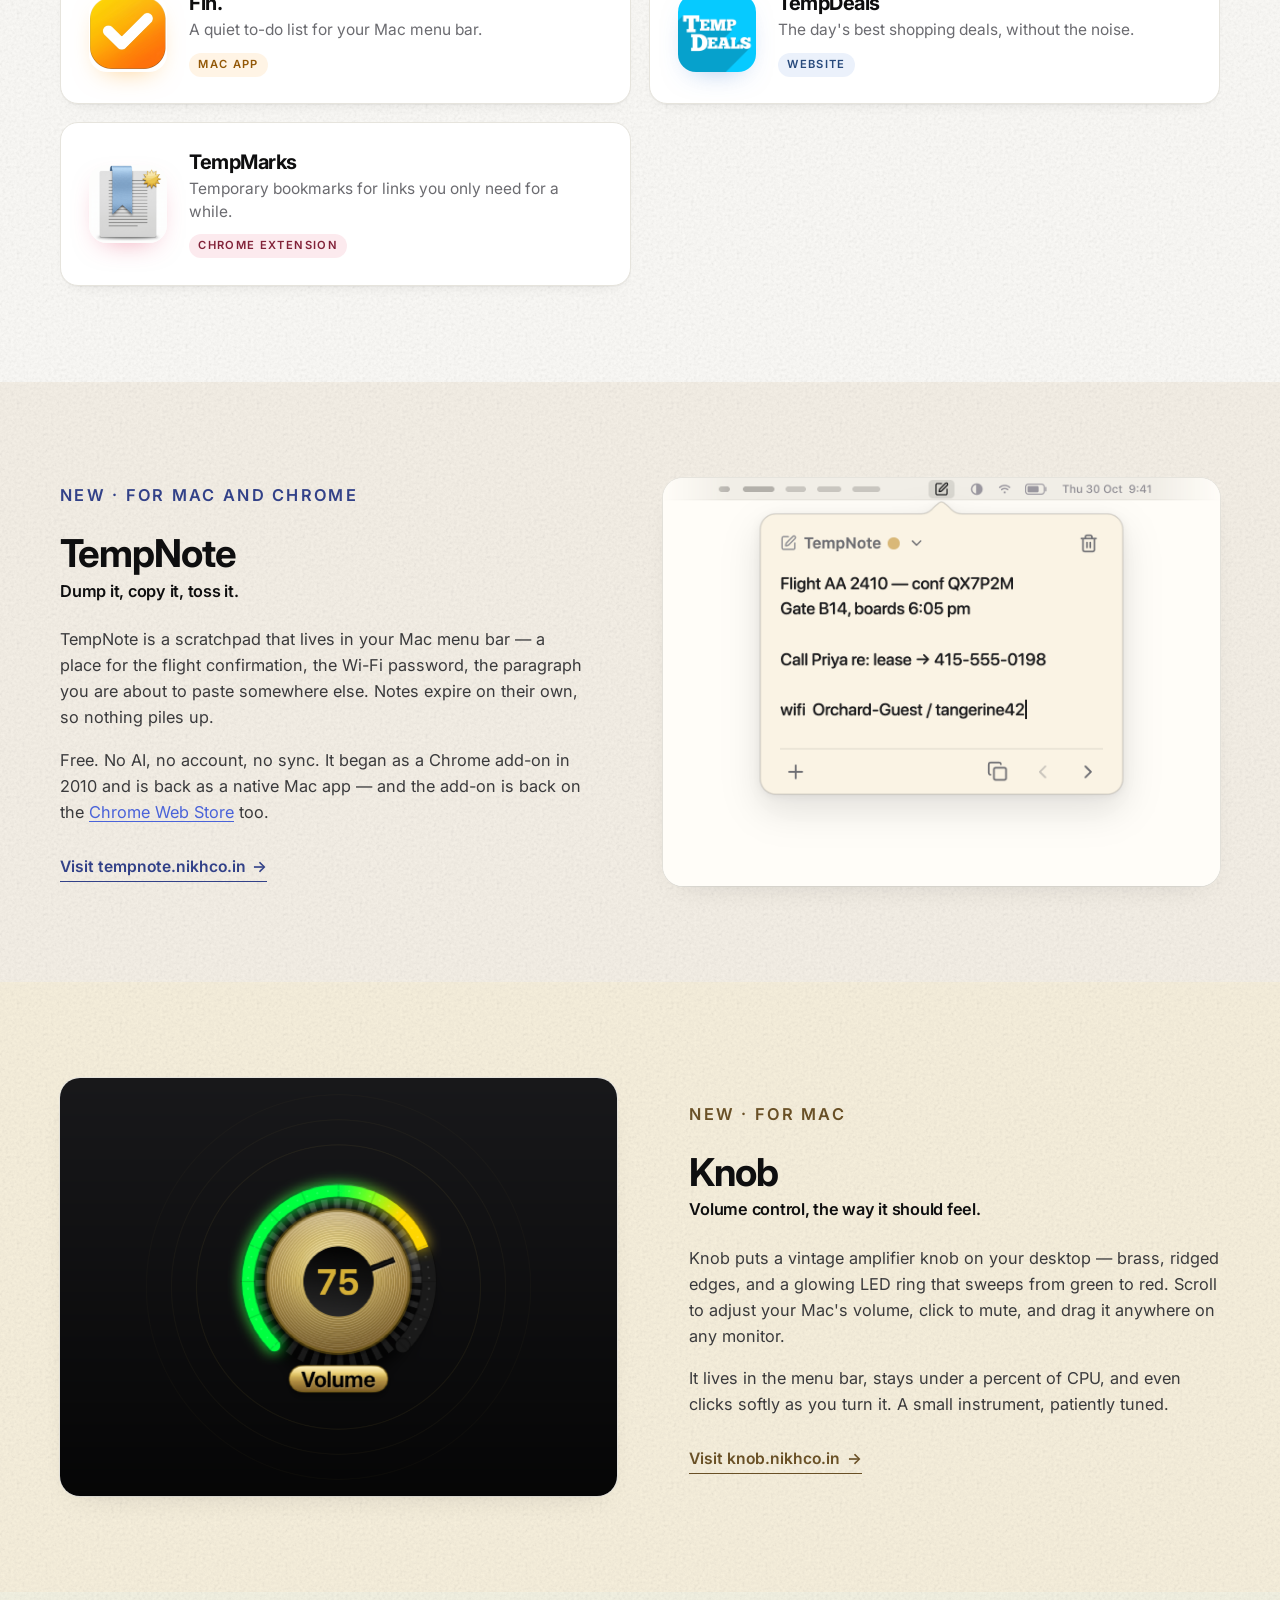
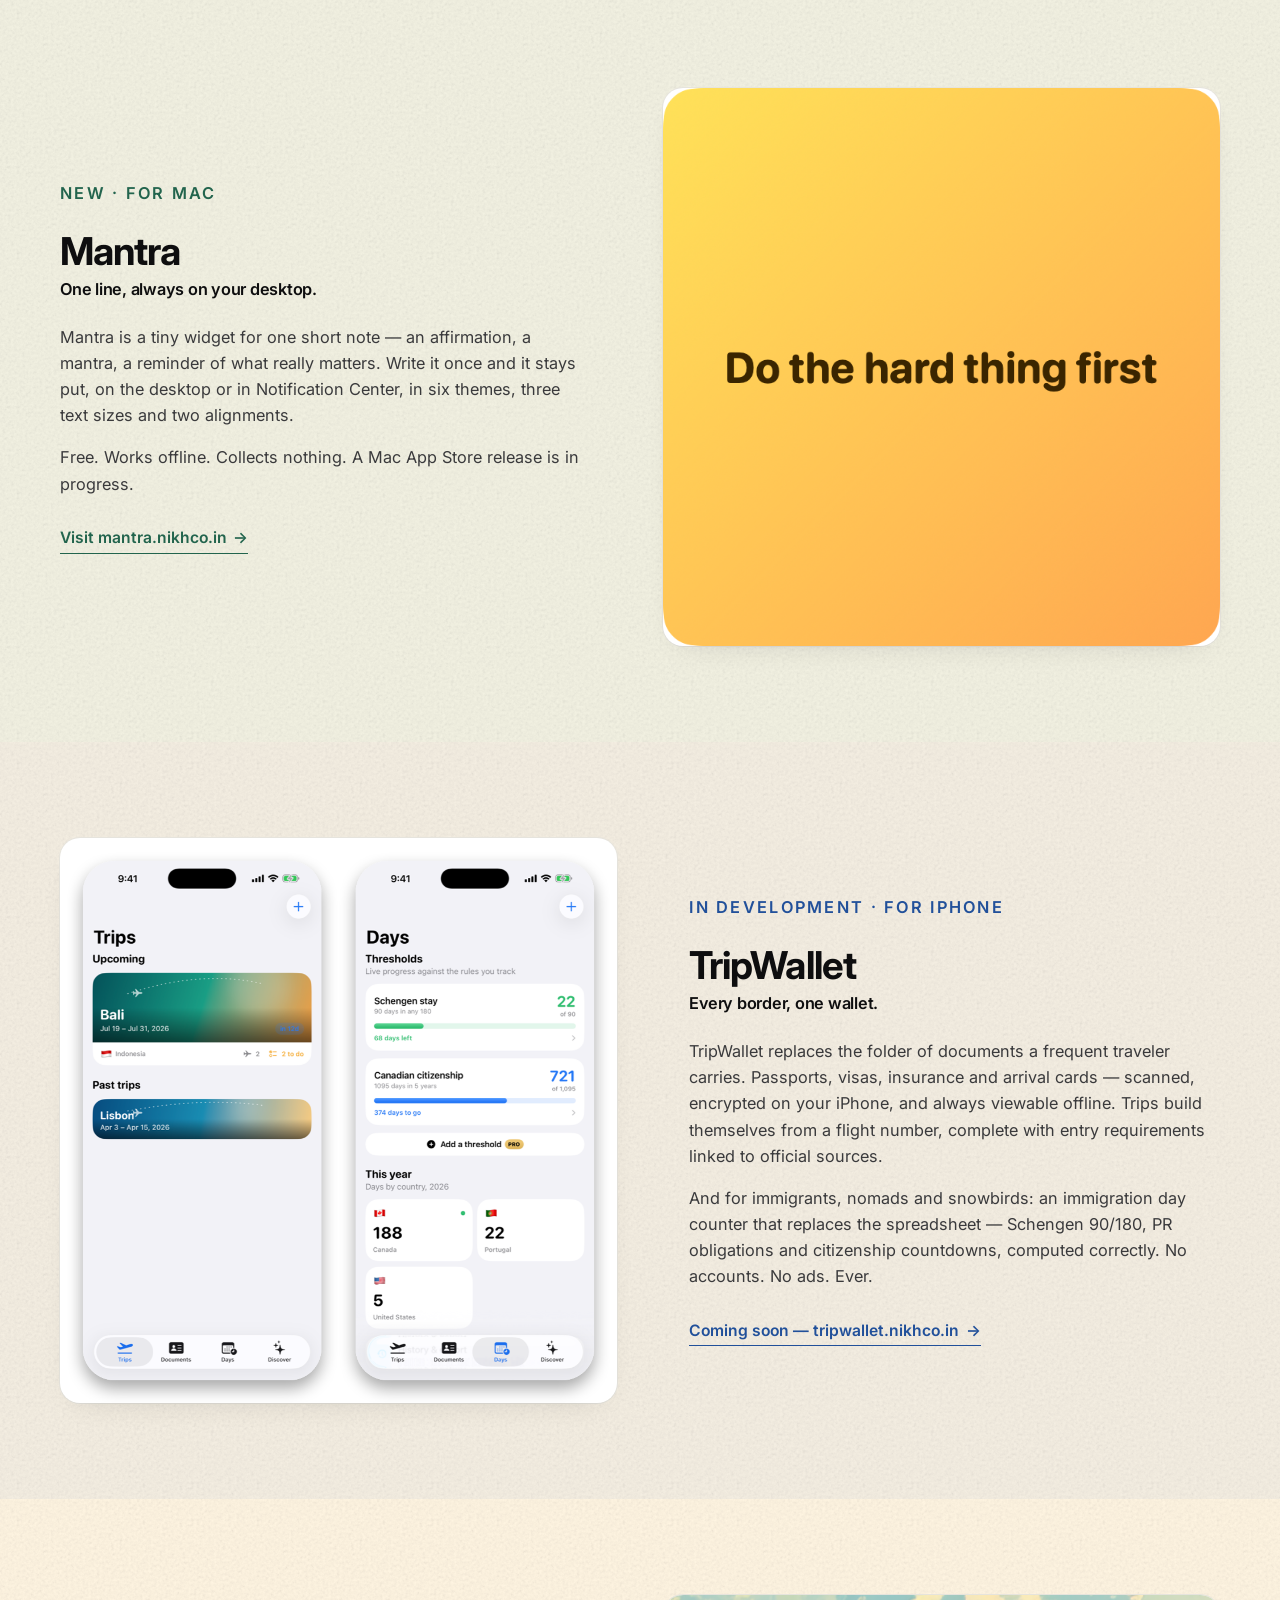
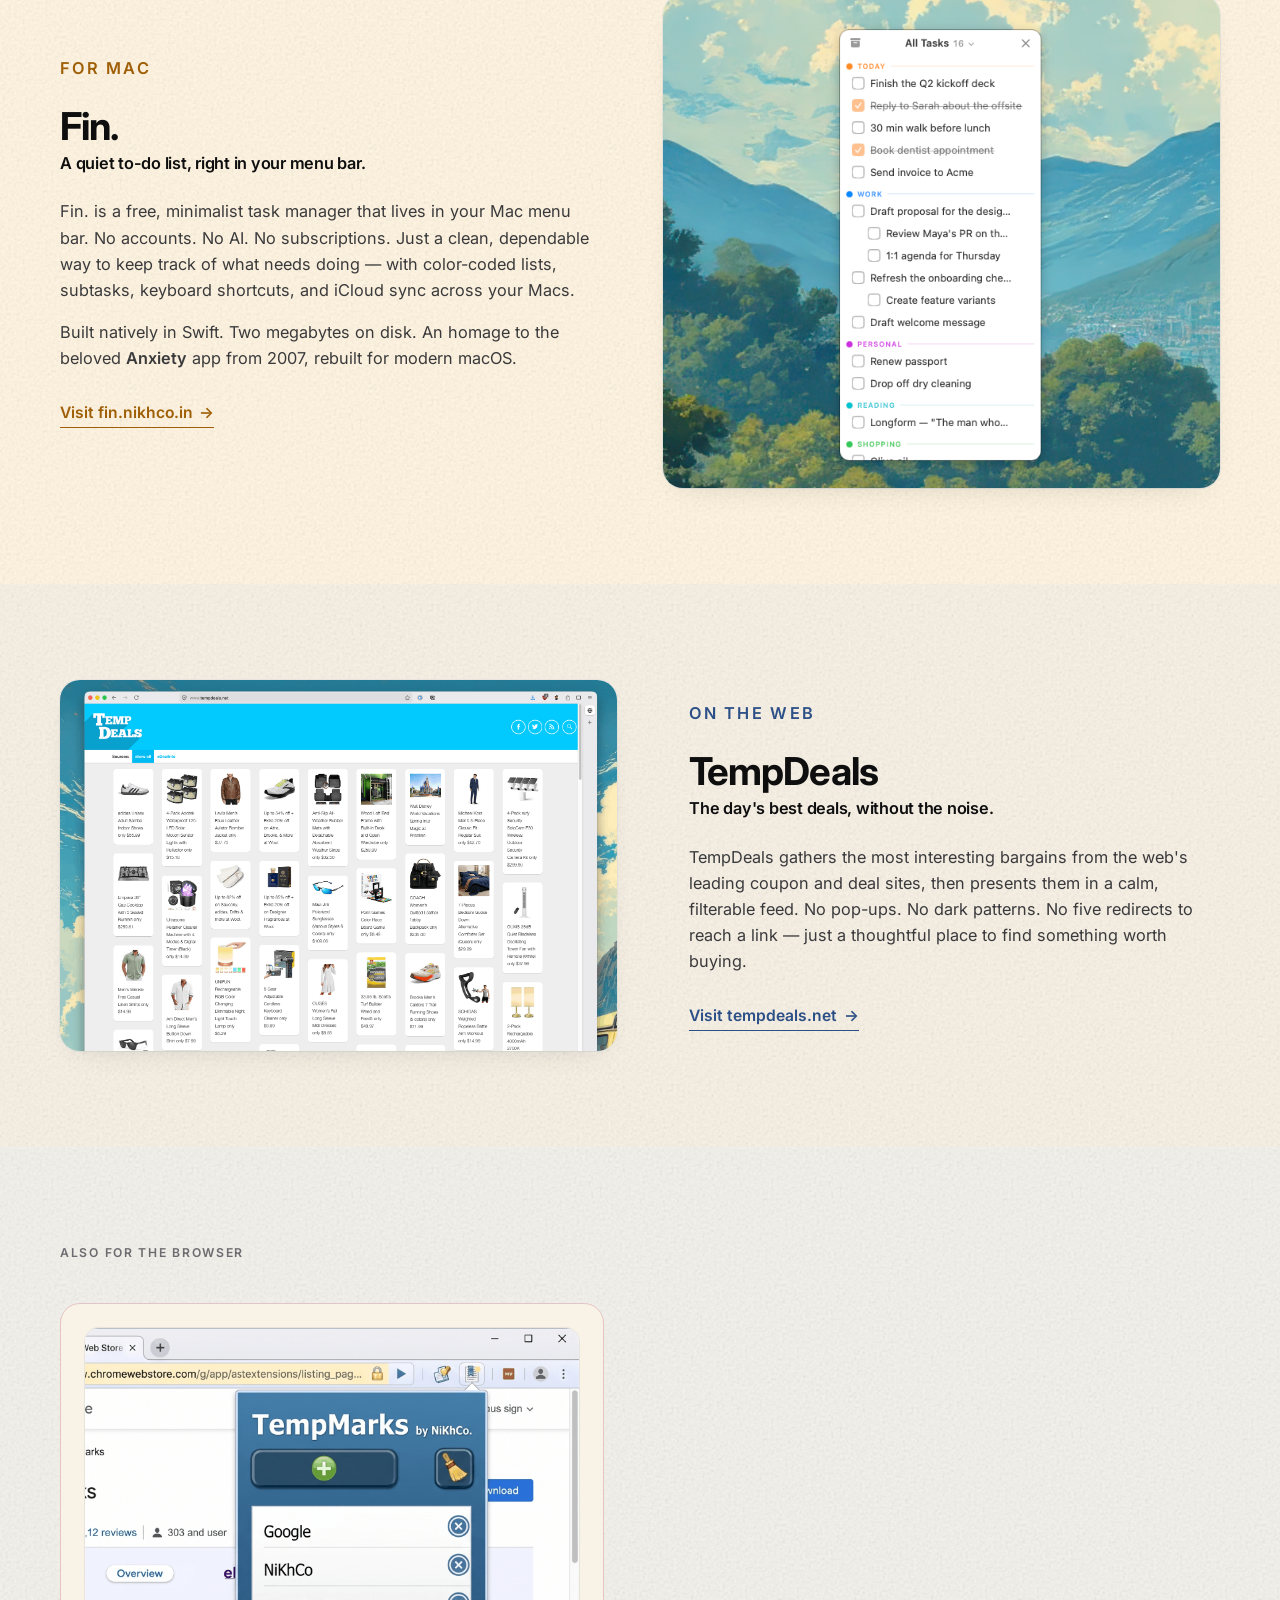
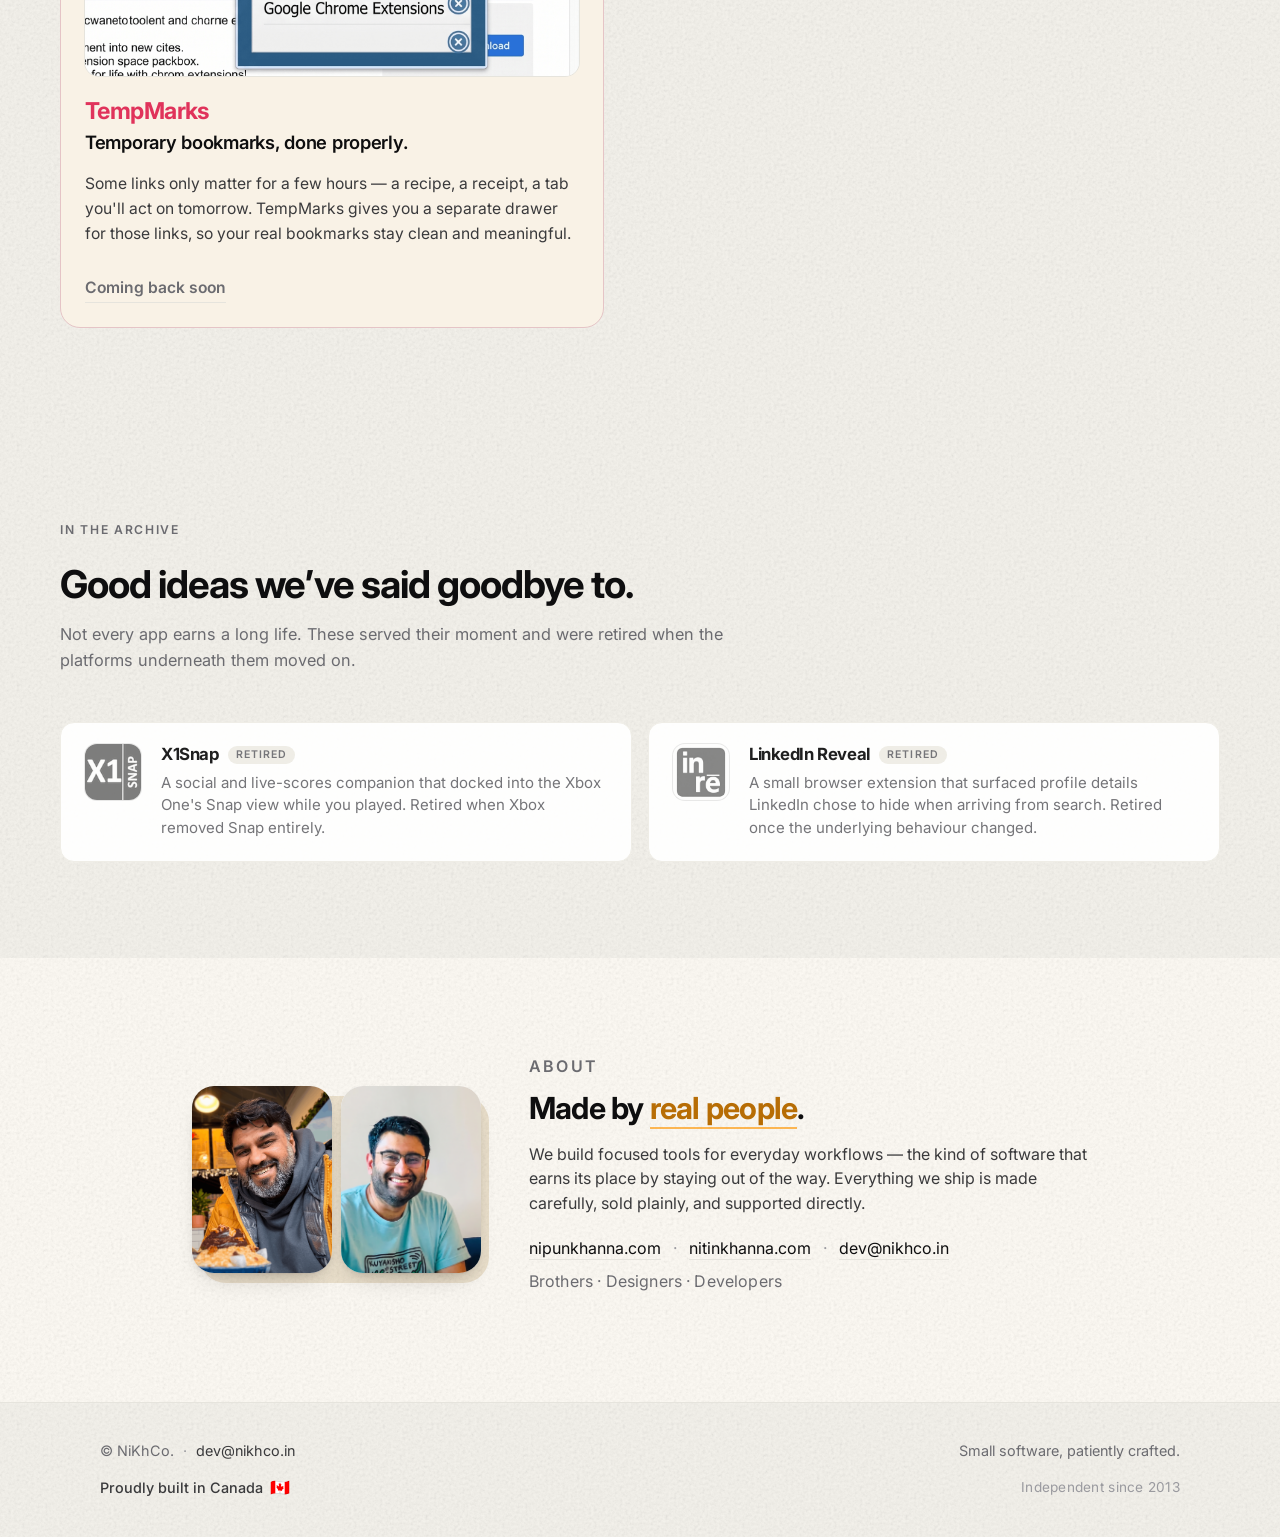
<file: about.html>
<!DOCTYPE html>
<html lang="en">
  <head>
    <meta charset="UTF-8" />
    <title>NiKhCo. — About</title>
    <meta name="robots" content="noindex,follow" />
    <link rel="canonical" href="https://www.nikhco.in/#about" />
    <meta http-equiv="refresh" content="0; url=/#about" />
    <script>window.location.replace("/#about");</script>
  </head>
  <body>
    <p>Redirecting to <a href="/#about">nikhco.in</a>&hellip;</p>
  </body>
</html>
</file>
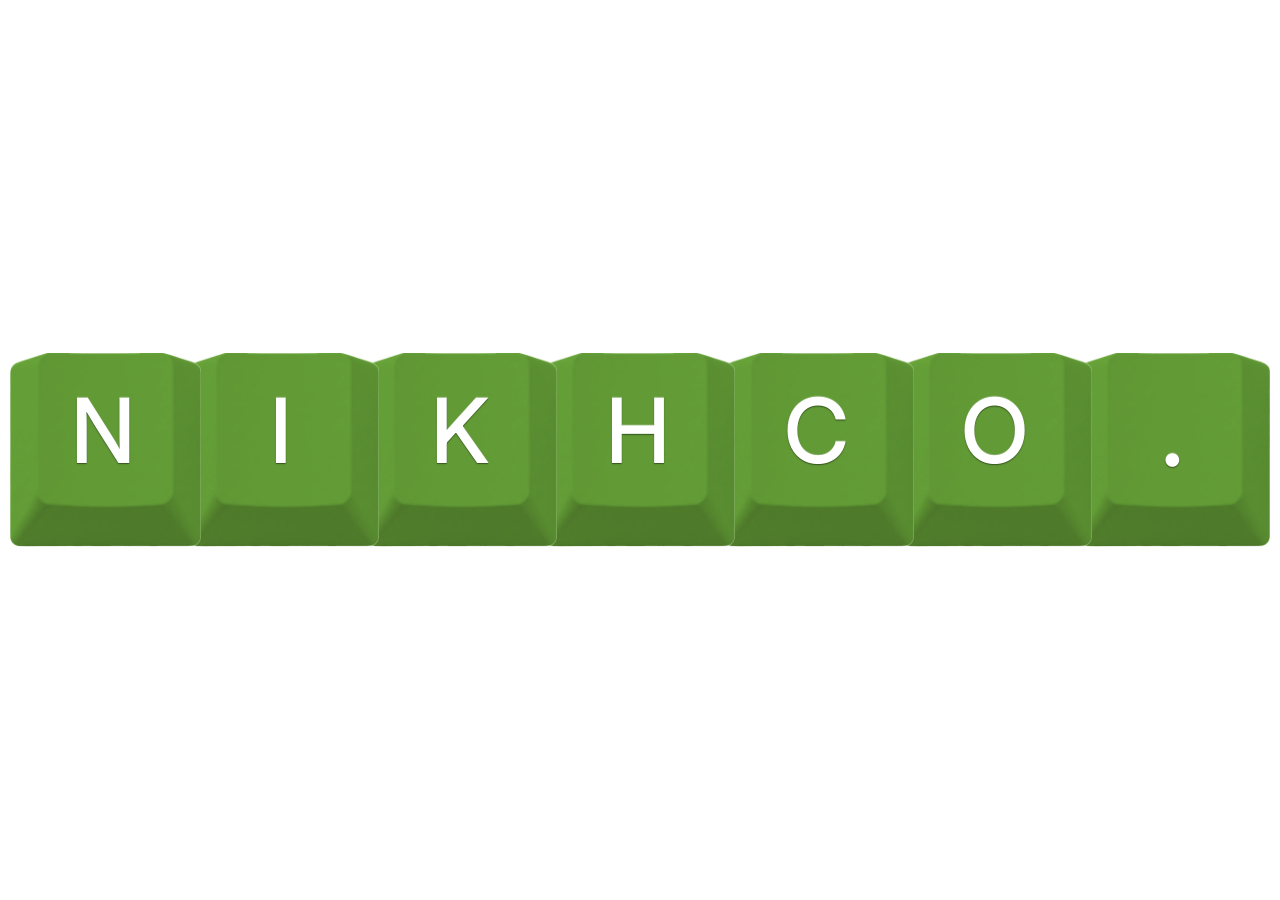
<file: nikhco-logo.html>
<!DOCTYPE html>
<html lang="en">
<head>
<meta charset="UTF-8">
<title>NiKhCo. Logo</title>
<link rel="preconnect" href="https://fonts.googleapis.com">
<link rel="preconnect" href="https://fonts.gstatic.com" crossorigin>
<link href="https://fonts.googleapis.com/css2?family=Inter:wght@400;500;600;700&display=swap" rel="stylesheet">
<style>
:root {
  /* Declare dark support so the browser keeps the iframe backdrop transparent
     in system dark mode instead of painting an opaque (white) canvas. */
  color-scheme: light dark;
  --letter: #ffffff;
  --emboss: 0.7;
  --press-time: 0.6s;
  /* Fluid: the logo fills the iframe width, so it can be embedded at any
     size just by sizing the iframe element. Everything else derives from
     the keycap size, so proportions hold from header to hero scale. */
  --keycap-size: calc(100vw / 6.7);
  --overlap: calc(var(--keycap-size) / 15);
  --press-depth: calc(var(--keycap-size) * 0.1267);
}
* { box-sizing: border-box; }
html, body { margin: 0; padding: 0; background: transparent; overflow: hidden; }
.logo {
  display: inline-flex;
  align-items: flex-end;
  isolation: isolate;
}
.keycap-clip {
  position: relative;
  width: var(--keycap-size);
  aspect-ratio: 400 / 408;
  flex-shrink: 0;
  margin-left: calc(var(--overlap) * -1);
  z-index: calc(100 - var(--i));
  overflow: hidden;
}
.keycap-clip:first-child { margin-left: 0; }
.keycap { position: absolute; inset: 0; }
.keycap-img {
  position: absolute; inset: 0;
  background-image: url("[data-uri]");
  background-size: 100% 100%;
  background-repeat: no-repeat;
}
.keycap-img::after {
  content: "";
  position: absolute; inset: 0;
  background: var(--key-color, #ff862a);
  mix-blend-mode: multiply;
  -webkit-mask-image: url("[data-uri]");
  -webkit-mask-size: 100% 100%;
  -webkit-mask-repeat: no-repeat;
  mask-image: url("[data-uri]");
  mask-size: 100% 100%;
  mask-repeat: no-repeat;
  pointer-events: none;
  transition: background 0.45s ease-out;
}
.letter {
  position: absolute; top: 5%; left: 10%; width: 78%; height: 70%;
  display: flex; align-items: center; justify-content: center; text-align: center;
  font-family: "Inter", -apple-system, BlinkMacSystemFont, "Segoe UI", Helvetica, Arial, sans-serif;
  font-weight: 500; font-size: calc(var(--keycap-size) * 0.47); color: var(--letter);
  user-select: none; pointer-events: none; line-height: 1; z-index: 2;
  transition: color 0.45s ease-out, text-shadow 0.45s ease-out;
  text-shadow:
    0 calc(1px * var(--emboss)) calc(1px * var(--emboss)) rgba(0,0,0,calc(0.45 * var(--emboss))),
    0 calc(2px * var(--emboss)) calc(3px * var(--emboss)) rgba(0,0,0,calc(0.25 * var(--emboss))),
    0 calc(-1px * var(--emboss)) 0 rgba(255,255,255,calc(0.35 * var(--emboss)));
}
.keycap-clip.period .letter { font-size: calc(var(--keycap-size) * 0.52); }
@keyframes singlePress {
  0% { transform: translateY(0); }
  50% { transform: translateY(var(--press-depth)); }
  100% { transform: translateY(0); }
}
.keycap.pressing { animation: singlePress var(--press-time) ease-in-out; }
.demo-bg {
  min-height: 100vh;
  display: flex;
  align-items: center;
  justify-content: center;
  background: transparent;
}
</style>
</head>
<body>
<div class="demo-bg">
  <div class="logo" id="logo">
    <div class="keycap-clip" style="--i:0"><div class="keycap"><div class="keycap-img"></div><span class="letter">N</span></div></div>
    <div class="keycap-clip" style="--i:1"><div class="keycap"><div class="keycap-img"></div><span class="letter">I</span></div></div>
    <div class="keycap-clip" style="--i:2"><div class="keycap"><div class="keycap-img"></div><span class="letter">K</span></div></div>
    <div class="keycap-clip" style="--i:3"><div class="keycap"><div class="keycap-img"></div><span class="letter">H</span></div></div>
    <div class="keycap-clip" style="--i:4"><div class="keycap"><div class="keycap-img"></div><span class="letter">C</span></div></div>
    <div class="keycap-clip" style="--i:5"><div class="keycap"><div class="keycap-img"></div><span class="letter">O</span></div></div>
    <div class="keycap-clip period" style="--i:6"><div class="keycap"><div class="keycap-img"></div><span class="letter">.</span></div></div>
  </div>
</div>
<script>
(function() {
  // Warm, vivid palette derived from the Atomic Semi keycap logo — each
  // source color pushed warmer and more saturated, except periwinkle which
  // already sits warm enough to keep as-is. Bone is the neutral rest beat
  // and carries dark letters, so each entry defines its own letter color
  // and emboss strength.
  const CYCLE = [
    { bg: "#6EAF3D", fg: "#FFFFFF", emboss: 0.7  },  // leaf
    { bg: "#E85D3A", fg: "#FFFFFF", emboss: 0.7  },  // persimmon
    { bg: "#F0AA00", fg: "#FFFFFF", emboss: 0.7  },  // marigold
    { bg: "#E93E80", fg: "#FFFFFF", emboss: 0.7  },  // hot berry
    { bg: "#6E8DF9", fg: "#FFFFFF", emboss: 0.7  },  // periwinkle
    { bg: "#EAE0CC", fg: "#3A2E1F", emboss: 0.22 },  // bone — the neutral rest beat
  ];
  const PRESS_TIME = 600;
  const STAGGER = 400;
  const END_PAUSE = 5000;
  const logo = document.getElementById('logo');
  const keycaps = logo.querySelectorAll('.keycap');
  const keycapImgs = logo.querySelectorAll('.keycap-img');
  let cycleIdx = 0;
  function setKeyColor(i, c) {
    keycapImgs[i].style.setProperty('--key-color', c.bg);
    keycaps[i].style.setProperty('--letter', c.fg);
    keycaps[i].style.setProperty('--emboss', c.emboss);
  }
  function setAll(c) { keycaps.forEach((_, i) => setKeyColor(i, c)); }
  function doPass() {
    const next = CYCLE[(cycleIdx + 1) % CYCLE.length];
    for (let i = 0; i < keycaps.length; i++) {
      setTimeout(() => {
        const kc = keycaps[i];
        kc.classList.remove('pressing');
        void kc.offsetWidth;
        kc.classList.add('pressing');
        // Trigger the color swap at the bottom of the press; the long
        // eased background transition then cross-fades it gently through
        // the up-stroke, so the change reads as a soft settle, not a snap.
        setTimeout(() => setKeyColor(i, next), PRESS_TIME / 2);
        setTimeout(() => kc.classList.remove('pressing'), PRESS_TIME + 10);
      }, i * STAGGER);
    }
    const total = (keycaps.length - 1) * STAGGER + PRESS_TIME + END_PAUSE;
    setTimeout(() => { cycleIdx = (cycleIdx + 1) % CYCLE.length; doPass(); }, total);
  }
  setAll(CYCLE[0]);
  setTimeout(doPass, END_PAUSE);
})();
</script>
</body>
</html>
</file>
<file: styles.css>
/* =====================================================================
   NiKhCo. — Landing styles
   Quiet, minimalist, editorial. Subtle per-section color tints.
   Light mode default with a warm dark mode.
   ===================================================================== */

:root {
  /* Neutrals */
  --bg: #FBFAF7;
  --bg-soft: #F4F2EC;
  --bg-tile: #FFFFFF;
  --ink: #0E0E0F;
  --ink-2: #3A3A3C;
  --muted: #6B6B70;
  --muted-2: #9A9A9F;
  --border: #E6E4DD;
  --border-soft: #EFEDE6;

  /* Brand accents — used subtly across sections */
  --accent-fin: #FF9500;
  --accent-fin-2: #FFD93D;
  --accent-knob: #A67C35;
  --accent-tripwallet: #2E7CF6;
  --accent-tripwallet-2: #E8C36A;
  --accent-deals: #3E7BD6;
  --accent-marks: #E0335B;
  --accent-note: #4A63D9;
  --accent-mantra: #2F9E77;
  --accent-ink: #0E0E0F;

  /* Section tints (light mode) */
  --tint-hero-from: #FFF4E1;
  --tint-hero-via:  #FDF2E4;
  --tint-hero-to:   #FBEBD9;

  /* Paper — the warm sheet the whole page is printed on. The washes are the
     sunlight that falls across it in the hero; the grain (below) is the
     tooth of the paper, a few pixels across so it reads on Retina. */
  --paper:        #FDF6EB;
  --hero-wash-1:  rgba(249, 168,  86, 0.58);
  --hero-wash-2:  rgba(232, 130,  80, 0.42);
  --hero-wash-3:  rgba(252, 214, 160, 0.70);
  --grain-opacity: 0.18;
  --grain-blend:   multiply;
  /* All section grounds are warm. Each app keeps its identity through its
     accent colour instead, on eyebrows, chips and hover borders. */
  --tint-fin:   #FFF5E2;
  --tint-knob:  #F7F0DD;
  --tint-tripwallet: #F5EFE3;
  --tint-deals: #F7F1E6;
  --tint-marks: #F9F2E6;
  --tint-note:  #F5F0E7;
  --tint-mantra: #F3F2E3;
  --tint-retired: #F4F2EC;
  --tint-apps: #FBFAF7;
  --tint-about: #FDFAF4;

  --shadow-card: 0 1px 0 rgba(0,0,0,0.02), 0 12px 32px -18px rgba(20,12,6,0.16);
  --shadow-soft: 0 1px 0 rgba(0,0,0,0.03), 0 8px 18px -14px rgba(20,12,6,0.18);
  --ring: 0 0 0 1px var(--border);

  --retired-tag-bg: #EFEDE6;
  --retired-tag-fg: #6B6B70;

  /* The grain: a tile of monochrome fractal noise, laid over every section
     at about a fifth. It has no repeat you can see (the tile is 240px and
     the noise is stitched), so it never resolves into lines or a grid the
     way the earlier woven pattern did — it just takes the flatness off. */
  --grain: url("data:image/svg+xml;utf8,<svg xmlns='http://www.w3.org/2000/svg' width='240' height='240'><filter id='g' x='0' y='0' width='100%25' height='100%25'><feTurbulence type='fractalNoise' baseFrequency='0.35' numOctaves='3' stitchTiles='stitch' seed='7'/><feColorMatrix type='saturate' values='0'/></filter><rect width='100%25' height='100%25' filter='url(%23g)'/></svg>");
}

[data-theme="dark"] {
  --bg: #0E0E0F;
  --bg-soft: #131315;
  --bg-tile: #161618;
  --ink: #F3F1EC;
  --ink-2: #D5D3CD;
  --muted: #A8A69F;
  --muted-2: #72706B;
  --border: #2A2A2C;
  --border-soft: #1E1E20;

  --accent-fin: #FFB64A;
  --accent-fin-2: #FFD93D;
  --accent-knob: #D4AF37;
  --accent-tripwallet: #4D8DFF;
  --accent-tripwallet-2: #E8C36A;
  --accent-deals: #6AA0F2;
  --accent-marks: #F25A7C;
  --accent-note: #93A5FF;
  --accent-mantra: #4ECDA0;
  --accent-ink: #F3F1EC;

  --tint-hero-from: #1B140E;
  --tint-hero-via:  #17110B;
  --tint-hero-to:   #1A1209;

  /* Dark paper — the same sheet, lit by a low warm lamp instead of daylight. */
  --paper:        #12100C;
  --hero-wash-1:  rgba(206, 120, 44, 0.34);
  --hero-wash-2:  rgba(158,  82, 38, 0.26);
  --hero-wash-3:  rgba(126,  80, 36, 0.24);
  --grain-opacity: 0.16;
  --grain-blend:   screen;
  --tint-fin:   #1E170F;
  --tint-knob:  #1B1508;
  --tint-tripwallet: #171208;
  --tint-deals: #1A1409;
  --tint-marks: #1D1610;
  --tint-note:  #18130B;
  --tint-mantra: #15180D;
  --tint-retired: #111113;
  --tint-apps: #0E0E0F;
  --tint-about: #0E0E0F;

  --shadow-card: 0 1px 0 rgba(0,0,0,0.4), 0 20px 40px -24px rgba(0,0,0,0.7);
  --shadow-soft: 0 1px 0 rgba(0,0,0,0.35), 0 10px 24px -18px rgba(0,0,0,0.7);
  --ring: 0 0 0 1px var(--border);

  --retired-tag-bg: #1E1E20;
  --retired-tag-fg: #A8A69F;
}

* { margin: 0; padding: 0; box-sizing: border-box; }

html {
  scroll-behavior: smooth;
  scroll-padding-top: 90px;
}

body {
  font-family: "Inter", -apple-system, BlinkMacSystemFont, "Segoe UI",
    "Helvetica Neue", Arial, sans-serif;
  background: var(--bg);
  color: var(--ink);
  line-height: 1.6;
  font-size: 16px;
  -webkit-font-smoothing: antialiased;
  -moz-osx-font-smoothing: grayscale;
  transition: background-color 0.25s ease, color 0.25s ease;
}

a { color: inherit; text-decoration: none; }
img { max-width: 100%; display: block; }

em {
  font-style: normal;
  font-weight: 600;
}

/* ---------- Header ---------- */
/* Fully transparent at page load; the translucent glass appears only once
   the user scrolls (script.js toggles .is-scrolled). */
.top {
  position: fixed;
  top: 0;
  left: 0;
  right: 0;
  z-index: 50;
  padding: 0.5rem 1.5rem;
  background: transparent;
  border-bottom: 1px solid transparent;
  transition: border-color 0.2s ease, background-color 0.25s ease;
}

.top-inner {
  max-width: 1280px;
  margin: 0 auto;
  display: flex;
  align-items: center;
  justify-content: space-between;
  gap: 1rem;
}

.top.is-scrolled {
  border-bottom-color: var(--border-soft);
  background: color-mix(in srgb, var(--bg) 82%, transparent);
  backdrop-filter: saturate(180%) blur(14px);
  -webkit-backdrop-filter: saturate(180%) blur(14px);
}

.logo-tile {
  display: inline-flex;
  align-items: center;
}

/* ---------- Logo (animated keycap embed) ---------- */
.logo-embed {
  display: block;
  width: 281px;
  height: 54px;
  border: 0;
  background: transparent;
  /* Decorative animation; the wrapping <a> handles the click. */
  pointer-events: none;
}

/* ---------- Nav ---------- */
.top-nav {
  display: flex;
  align-items: center;
  gap: 1.75rem;
}

.top-nav a {
  font-size: 0.92rem;
  font-weight: 500;
  color: var(--muted);
  transition: color 150ms;
}

.top-nav a:hover { color: var(--ink); }

.theme-toggle {
  display: inline-grid;
  place-items: center;
  width: 34px;
  height: 34px;
  border: 1px solid var(--border);
  background: var(--bg-tile);
  border-radius: 999px;
  color: var(--muted);
  cursor: pointer;
  transition: color 150ms, border-color 150ms, background-color 150ms;
}

.theme-toggle:hover { color: var(--ink); border-color: var(--ink); }
.theme-toggle .icon-moon { display: none; }
[data-theme="dark"] .theme-toggle .icon-sun { display: none; }
[data-theme="dark"] .theme-toggle .icon-moon { display: inline-block; }

/* ---------- Layout: full-width sections w/ inner wrapper ---------- */
main { display: block; width: 100%; }

section {
  padding: 6rem 2.5rem;
  position: relative;
}

/* The paper runs the length of the page. Every section and the footer lays
   the same grain over its own background but under its content, so one
   sheet carries the whole page. It is deliberately faint: it should be felt
   on a flat tint and never noticed behind text. */
section::before,
.site-footer::before {
  content: "";
  position: absolute;
  inset: 0;
  z-index: 0;
  pointer-events: none;
  background-image: var(--grain);
  background-size: 240px 240px;
  opacity: var(--grain-opacity);
  mix-blend-mode: var(--grain-blend);
}

.site-footer { position: relative; }

.section-inner,
.footer-inner {
  position: relative;
  z-index: 1;
}

.section-inner {
  max-width: 1160px;
  margin: 0 auto;
  width: 100%;
}

.eyebrow {
  font-size: 0.76rem;
  font-weight: 600;
  text-transform: uppercase;
  letter-spacing: 0.14em;
  color: var(--muted);
  margin-bottom: 1.5rem;
}

/* Accents are picked for borders and glows, where being light is fine. As
   small text on a light ground they land around 2-3.7:1, well under the 4.5
   needed to read comfortably. Mixing toward --ink keeps each app's hue but
   pulls contrast over the line — and because --ink flips per theme, the same
   mix darkens on cream and lightens on near-black. 60% is set by the
   tightest case (Fin's orange). */
.eyebrow--accent { color: color-mix(in srgb, var(--section-accent, var(--ink)) 60%, var(--ink) 40%); }

h1, h2, h3 {
  font-weight: 700;
  letter-spacing: -0.025em;
  color: var(--ink);
}

h1 {
  font-size: clamp(2.6rem, 6vw, 4.6rem);
  line-height: 1.02;
  letter-spacing: -0.035em;
}

h2 {
  font-size: clamp(1.8rem, 3vw, 2.6rem);
  line-height: 1.1;
  text-wrap: balance;
}

h1 { text-wrap: balance; }

h3 { font-size: 1.2rem; line-height: 1.3; }
p { color: var(--ink-2); }

/* ---------- Hero (soft color gradient) ---------- */
/* The hero is the same paper as the rest of the page, with daylight falling
   across it from the top corners. The light fades out before the bottom, so
   the hero settles into the apps section with no edge at all. */
.hero {
  padding-top: 14rem;
  padding-bottom: 13rem;
  overflow: hidden;
  background-color: var(--paper);
  background-image:
    linear-gradient(180deg, transparent 0%, transparent 62%, var(--tint-apps) 100%),
    radial-gradient(1100px 700px at 12% 6%, var(--hero-wash-1) 0%, transparent 62%),
    radial-gradient(950px 640px at 88% 14%, var(--hero-wash-2) 0%, transparent 60%),
    linear-gradient(180deg, var(--hero-wash-3) 0%, transparent 58%);
}

/* Keep the hero content above the paper. */
.hero-inner { position: relative; z-index: 1; }

.hero h1 em {
  /* Large display text only needs 3:1, so this keeps more of the orange
     than the small-text accents can afford. */
  color: color-mix(in srgb, var(--accent-fin) 78%, var(--ink) 22%);
  font-weight: inherit;
}

.hero-sub {
  margin-top: 2rem;
  max-width: 38rem;
  font-size: 1.15rem;
  color: var(--ink-2);
  line-height: 1.55;
}

/* Two-column hero: copy on the left, floating retro computer on the right. */
.hero-inner {
  display: grid;
  grid-template-columns: minmax(0, 1.05fr) minmax(0, 0.95fr);
  align-items: center;
  gap: 3rem;
}

.hero-media {
  position: relative;
  justify-self: center;
  width: 100%;
  max-width: 440px;
}

.hero-video,
.hero-media-fallback {
  display: block;
  width: 100%;
  height: auto;
  /* Gentle idle float so the object feels alive against the gradient. */
  animation: heroFloat 6s ease-in-out infinite alternate;
  filter: drop-shadow(0 24px 40px rgba(20, 12, 4, 0.18));
}

.hero-media-fallback { display: none; }

/* When the browser can't play the transparent WebM (Safari), script.js adds
   .is-static: hide the (black-rendering) video and show the image instead. */
.hero-media.is-static .hero-video { display: none; }
.hero-media.is-static .hero-media-fallback { display: block; }

@keyframes heroFloat {
  0%   { transform: translateY(-6px); }
  100% { transform: translateY(10px); }
}

/* ---------- Apps grid ---------- */
/* Colorful but quiet: warm/cool radials drifting over a soft vertical wash,
   so the section reads as a continuation of the hero rather than flat grey. */
.apps {
  position: relative;
  background: var(--tint-apps);
  overflow: hidden;
}

.apps h2 { max-width: 34rem; margin-bottom: 1rem; }

.apps-lede {
  max-width: 36rem;
  margin-bottom: 3rem;
  font-size: 1.05rem;
  color: var(--ink-2);
  line-height: 1.6;
}

.apps-grid {
  display: grid;
  grid-template-columns: repeat(2, 1fr);
  gap: 1.1rem;
}

.app-tile {
  --tile-accent: var(--ink);
  display: flex;
  align-items: center;
  gap: 1.4rem;
  padding: 1.65rem 1.75rem;
  background: var(--bg-tile);
  border: 1px solid var(--border);
  border-radius: 18px;
  transition: border-color 0.18s ease, transform 0.18s ease,
    box-shadow 0.2s ease;
  position: relative;
  overflow: hidden;
  box-shadow: var(--shadow-soft);
}

.app-tile:hover {
  border-color: var(--tile-accent);
  transform: translateY(-3px);
  box-shadow: var(--shadow-card);
}

.app-tile--knob { --tile-accent: var(--accent-knob); }
.app-tile--tripwallet { --tile-accent: var(--accent-tripwallet); }
.app-tile--fin   { --tile-accent: var(--accent-fin); }
.app-tile--deals { --tile-accent: var(--accent-deals); }
.app-tile--marks { --tile-accent: var(--accent-marks); }
.app-tile--note  { --tile-accent: var(--accent-note); }
.app-tile--mantra { --tile-accent: var(--accent-mantra); }

.app-icon {
  flex: 0 0 78px;
  width: 78px;
  height: 78px;
  display: grid;
  place-items: center;
  border-radius: 18px;
  overflow: hidden;
  box-shadow: 0 10px 28px -14px color-mix(in srgb, var(--tile-accent) 55%, transparent);
  transition: transform 0.2s ease;
}

.app-tile:hover .app-icon { transform: translateY(-1px) rotate(-2deg); }

.app-icon img {
  width: 100%;
  height: 100%;
  object-fit: contain;
}

.app-meta-head {
  display: flex;
  align-items: center;
  gap: 0.6rem;
  margin-bottom: 0.25rem;
}

.app-meta-head h3 { margin-bottom: 0; }
.app-meta h3 { margin-bottom: 0.2rem; font-size: 1.25rem; }
.app-meta p { font-size: 0.97rem; color: var(--muted); line-height: 1.45; }

.app-platform {
  display: inline-block;
  margin-top: 0.7rem;
  font-size: 0.7rem;
  font-weight: 600;
  letter-spacing: 0.12em;
  text-transform: uppercase;
  /* 11px uppercase in a raw tile accent lands near 1.8:1 on its own tinted
     pill — mixed toward --ink it clears 4.5 while keeping the tile's hue. */
  color: color-mix(in srgb, var(--tile-accent) 55%, var(--ink) 45%);
  padding: 3px 9px;
  border-radius: 999px;
  background: color-mix(in srgb, var(--tile-accent) 10%, transparent);
}

.chip {
  display: inline-flex;
  align-items: center;
  font-size: 0.64rem;
  font-weight: 700;
  letter-spacing: 0.14em;
  text-transform: uppercase;
  padding: 3px 9px;
  border-radius: 999px;
  line-height: 1;
}

.chip-new {
  color: color-mix(in srgb, var(--accent-fin) 58%, var(--ink) 42%);
  background: color-mix(in srgb, var(--accent-fin) 16%, transparent);
  box-shadow: inset 0 0 0 1px color-mix(in srgb, var(--accent-fin) 35%, transparent);
}

/* "In development" — quieter than chip-new; uses the neutral ink tone. */
.chip-dev {
  color: var(--ink-2);
  background: color-mix(in srgb, var(--ink-2) 12%, transparent);
  box-shadow: inset 0 0 0 1px color-mix(in srgb, var(--ink-2) 28%, transparent);
}

/* ---------- Feature (full-width colored spotlight) ---------- */
.feature { --section-accent: var(--ink); background: var(--bg); }
.feature--knob  { background: var(--tint-knob);  --section-accent: var(--accent-knob); }
.feature--tripwallet { background: var(--tint-tripwallet); --section-accent: var(--accent-tripwallet); }
.feature--fin   { background: var(--tint-fin);   --section-accent: var(--accent-fin); }
.feature--deals { background: var(--tint-deals); --section-accent: var(--accent-deals); }
.feature--mantra { background: var(--tint-mantra); --section-accent: var(--accent-mantra); }
.feature--note  { background: var(--tint-note);  --section-accent: var(--accent-note); }

.feature-inner {
  display: grid;
  grid-template-columns: 1.05fr 1fr;
  gap: 4.5rem;
  align-items: center;
}

.feature-alt .feature-inner { grid-template-columns: 1fr 1.05fr; }
.feature-alt .feature-media { order: 2; }
.feature-alt .feature-body  { order: 1; }

.feature-media {
  position: relative;
  border-radius: 20px;
  overflow: hidden;
  background: var(--bg-tile);
  box-shadow: var(--shadow-card), var(--ring);
  transform: translateZ(0);
}

.feature-media img {
  width: 100%;
  height: auto;
  display: block;
}

.feature-body h2 { margin-bottom: 0.4rem; }

.feature-tagline {
  font-size: 1.35rem;
  font-weight: 600;
  letter-spacing: -0.015em;
  line-height: 1.3;
  color: var(--ink);
  margin-bottom: 1.5rem;
}

.feature-body p + p { margin-top: 1rem; }
.feature-body p { font-size: 1.02rem; }
.feature-body p a { color: var(--section-accent); text-decoration: underline; text-decoration-thickness: 1px; text-underline-offset: 3px; }
.feature-body p a:hover { text-decoration-thickness: 2px; }

.learn-more {
  display: inline-flex;
  align-items: center;
  gap: 0.4rem;
  margin-top: 1.8rem;
  font-size: 0.98rem;
  font-weight: 600;
  color: color-mix(in srgb, var(--section-accent, var(--ink)) 60%, var(--ink) 40%);
  border-bottom: 1.5px solid currentColor;
  padding-bottom: 2px;
  transition: gap 0.2s ease;
}

.learn-more:hover { gap: 0.7rem; }

.learn-more-muted {
  color: var(--muted);
  border-bottom-color: var(--border);
  cursor: default;
}

.learn-more-muted:hover { gap: 0.4rem; }

/* ---------- Browser tools pair ---------- */
.feature-pair { background: var(--bg-soft); }
.pair-eyebrow { margin-bottom: 2.5rem; }

.pair-grid {
  display: grid;
  grid-template-columns: 1fr 1fr;
  gap: 2rem;
}

/* One card left in the row (TempNote moved up to its own feature), so it
   keeps a card's width instead of stretching across the page. */
.pair-grid--single { grid-template-columns: minmax(0, 1fr); max-width: 34rem; }

.pair-card {
  --card-accent: var(--ink);
  --card-tint: var(--bg-tile);
  display: flex;
  flex-direction: column;
  gap: 1.25rem;
  background: var(--card-tint);
  border: 1px solid var(--border);
  border-radius: 20px;
  padding: 1.5rem;
  transition: transform 0.2s ease, box-shadow 0.2s ease;
}

.pair-card:hover {
  transform: translateY(-2px);
  box-shadow: var(--shadow-card);
}

.pair-card--marks { --card-accent: var(--accent-marks); --card-tint: var(--tint-marks); }
.pair-card--note  { --card-accent: var(--accent-note);  --card-tint: var(--tint-note); }

.pair-card { border-color: color-mix(in srgb, var(--card-accent) 18%, var(--border)); }

.pair-media {
  border-radius: 14px;
  overflow: hidden;
  background: var(--bg-tile);
  box-shadow: var(--ring);
}

.pair-media img { width: 100%; height: auto; display: block; }

.pair-body h3 {
  font-size: 1.45rem;
  margin-bottom: 0.3rem;
  color: var(--card-accent);
}

.pair-body .feature-tagline {
  font-size: 1.15rem;
  margin-bottom: 1rem;
  color: var(--ink);
}

.pair-body p { font-size: 0.98rem; }

/* ---------- Retired ---------- */
.retired { background: var(--tint-retired); }
.retired-head { max-width: 42rem; margin-bottom: 3rem; }
.retired-lede { margin-top: 1rem; color: var(--muted); font-size: 1.02rem; }

.retired-grid {
  display: grid;
  grid-template-columns: 1fr 1fr;
  gap: 1rem;
}

.retired-card {
  display: grid;
  grid-template-columns: 56px 1fr;
  gap: 1.25rem;
  padding: 1.35rem 1.5rem;
  background: var(--bg-tile);
  border: 1px solid var(--border-soft);
  border-radius: 14px;
  opacity: 0.92;
}

.retired-icon {
  width: 56px;
  height: 56px;
  border-radius: 12px;
  overflow: hidden;
  background: var(--bg-soft);
  box-shadow: var(--ring);
  display: grid;
  place-items: center;
  filter: grayscale(1);
  opacity: 0.85;
}

.retired-icon img {
  width: 100%;
  height: 100%;
  object-fit: contain;
}

.retired-card h3 {
  font-size: 1.05rem;
  margin-bottom: 0.35rem;
  display: flex;
  align-items: center;
  gap: 0.6rem;
}

.retired-card p {
  font-size: 0.94rem;
  color: var(--muted);
  line-height: 1.5;
}

.retired-tag {
  font-size: 0.66rem;
  font-weight: 600;
  letter-spacing: 0.1em;
  text-transform: uppercase;
  color: var(--retired-tag-fg);
  background: var(--retired-tag-bg);
  border-radius: 999px;
  padding: 2px 8px;
}

/* ---------- About ---------- */
.about { background: var(--tint-about); }
.about-inner { max-width: 40rem; }
.about h2 { margin-bottom: 1.25rem; }
.about p { font-size: 1.05rem; }

.about-meta {
  margin-top: 1.75rem;
  color: var(--muted);
  font-size: 0.95rem;
}

.about-meta a {
  color: var(--ink);
  border-bottom: 1px solid var(--border);
  padding-bottom: 1px;
  transition: border-color 0.15s ease;
}

.about-meta a:hover { border-bottom-color: var(--accent-fin); }
.about-meta .sep { margin: 0 0.5rem; color: var(--muted-2); }

/* ---------- About — Makers ---------- */
.about-inner.makers {
  max-width: 56rem;
  display: grid;
  grid-template-columns: auto 1fr;
  gap: 3rem;
  align-items: center;
}

.makers-photos {
  position: relative;
  display: flex;
  gap: 0.55rem;
  flex-shrink: 0;
}

/* Soft gold drop-card peeking from bottom-right */
.makers-photos::before {
  content: "";
  position: absolute;
  inset: 0;
  background: color-mix(in srgb, var(--accent-knob) 20%, transparent);
  border-radius: 26px;
  z-index: 0;
  transform: translate(8px, 10px);
}

.makers-photo {
  width: 140px;
  aspect-ratio: 3 / 4;
  border-radius: 22px;
  overflow: hidden;
  background: var(--bg-tile);
  box-shadow:
    0 1px 0 rgba(0,0,0,0.03),
    0 14px 28px -14px rgba(20,12,6,0.24),
    0 4px 10px -4px rgba(20,12,6,0.14);
  position: relative;
  z-index: 1;
  transition: transform 220ms ease, box-shadow 220ms ease;
}

.makers-photo:hover {
  transform: translateY(-2px) rotate(-2deg);
  box-shadow: var(--shadow-card);
}

.makers-photo img {
  width: 100%;
  height: 100%;
  object-fit: cover;
  display: block;
}

.makers-body h2 {
  font-size: 1.9rem;
  line-height: 1.15;
  margin-bottom: 1rem;
}

.makers-body h2 em {
  color: color-mix(in srgb, var(--accent-fin) 70%, var(--ink) 30%);
  font-weight: inherit;
  border-bottom: 2px solid color-mix(in srgb, var(--accent-fin) 65%, transparent);
  padding-bottom: 1px;
}

.makers-body p { font-size: 1rem; line-height: 1.55; margin-bottom: 0.75rem; }

.makers-role {
  margin-top: 0.5rem;
  color: var(--muted);
  font-size: 0.85rem;
  letter-spacing: 0.01em;
}

.makers-body .about-meta { margin-top: 1.25rem; margin-bottom: 0; }

@media (max-width: 720px) {
  .about-inner.makers {
    grid-template-columns: 1fr;
    gap: 1.75rem;
  }
  .makers-photos {
    justify-content: flex-start;
    justify-self: start;
    width: fit-content;
  }
  .makers-photo { width: 118px; }
  .makers-body h2 { font-size: 1.6rem; }
}

/* ---------- Footer ---------- */
.site-footer {
  border-top: 1px solid var(--border);
  background: var(--bg-soft);
}

.footer-inner {
  max-width: 1160px;
  margin: 0 auto;
  padding: 2.25rem 2.5rem;
  display: flex;
  flex-direction: column;
  gap: 0.85rem;
}

.footer-row {
  display: flex;
  justify-content: space-between;
  align-items: center;
  gap: 1rem;
  font-size: 0.9rem;
  color: var(--muted);
}

.footer-left, .footer-right {
  display: inline-flex;
  align-items: center;
  gap: 0.55rem;
}

.footer-divider { color: var(--muted-2); }
.footer-inner a { color: var(--ink-2); transition: color 0.15s ease; }
.footer-inner a:hover { color: var(--ink); }

.made-in-canada {
  display: inline-flex;
  align-items: center;
  gap: 0.45rem;
  font-weight: 500;
  color: var(--ink-2);
}

.flag-ca { font-size: 1rem; filter: saturate(1.05); }

.since {
  font-size: 0.85rem;
  color: var(--muted-2);
  letter-spacing: 0.02em;
}

/* ---------- Responsive ---------- */
@media (max-width: 860px) {
  .top { padding: 0.75rem 1rem; }
  .top-nav { gap: 0.9rem; }
  section { padding: 4.5rem 1.25rem; }
  .hero { padding-top: 6.5rem; padding-bottom: 7rem; }
  .hero-inner { grid-template-columns: 1fr; gap: 2.5rem; justify-items: start; }
  .hero-media { order: -1; max-width: 300px; justify-self: center; }
  .apps-grid { grid-template-columns: 1fr; }
  .feature-inner,
  .feature-alt .feature-inner { grid-template-columns: 1fr; gap: 2rem; }
  .feature-alt .feature-media { order: 1; }
  .feature-alt .feature-body { order: 2; }
  .pair-grid { grid-template-columns: 1fr; gap: 1.5rem; }
  .retired-grid { grid-template-columns: 1fr; }
  .footer-row { flex-direction: column; align-items: flex-start; gap: 0.4rem; }
  .footer-inner { padding: 2rem 1.25rem; }

  .logo-embed { width: 234px; height: 47px; }
}

@media (max-width: 520px) {
  .hero-sub { font-size: 1.02rem; }
  .top-nav { gap: 0.7rem; }
  .top-nav a { font-size: 0.82rem; }
  .app-tile { padding: 1.1rem 1.1rem; gap: 1rem; }
  .app-icon { flex: 0 0 62px; width: 62px; height: 62px; border-radius: 14px; }

  .logo-embed { width: min(171px, 100vw - 230px); height: 34px; }
}

@media (max-width: 400px) {
  .top-nav { gap: 0.55rem; }
  .top-nav a { font-size: 0.78rem; }
  .logo-embed { width: min(146px, 100vw - 216px); height: 31px; }
}

@media (prefers-reduced-motion: reduce) {
  html { scroll-behavior: auto; }
  .app-tile, .logo-tile, .learn-more, .pair-card { transition: none; }
  /* Swap the animated computer for its static poster frame. */
  .hero-video { display: none; }
  .hero-media-fallback { display: block; animation: none; }
}
</file>
